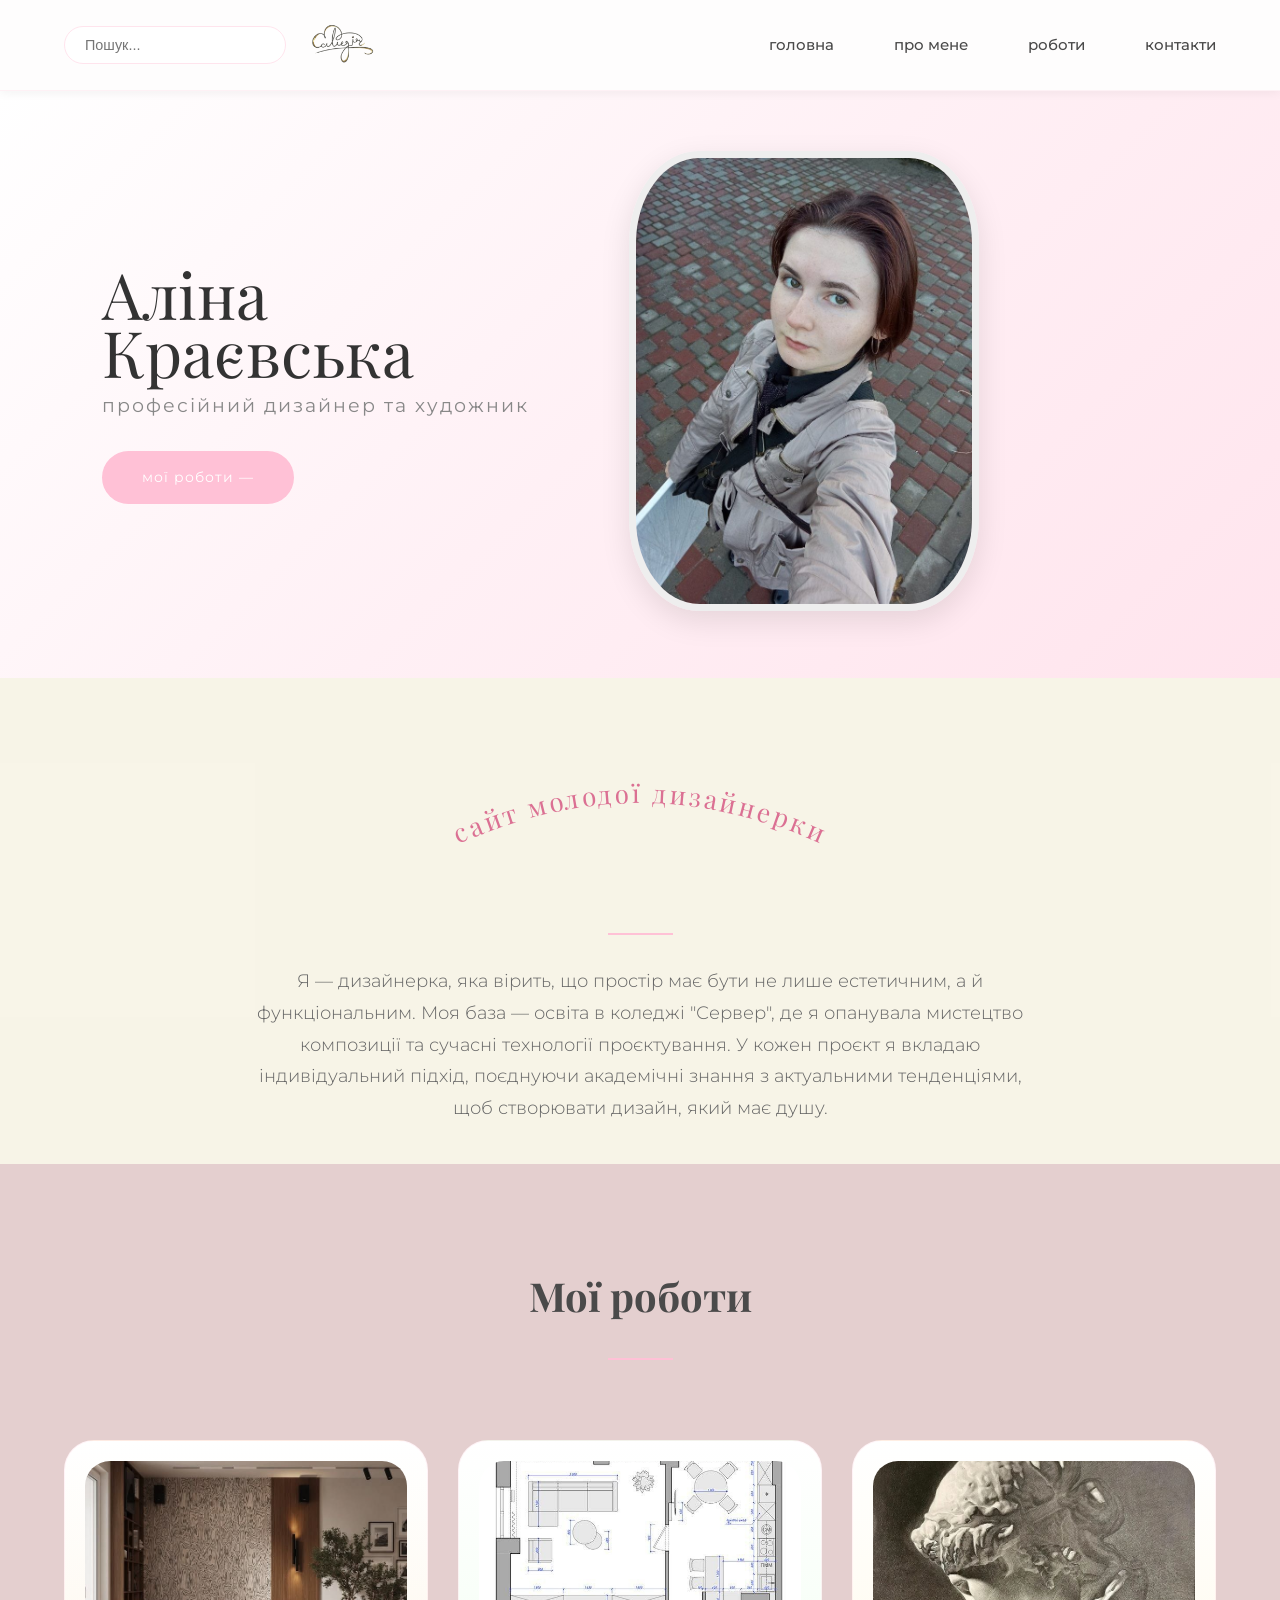
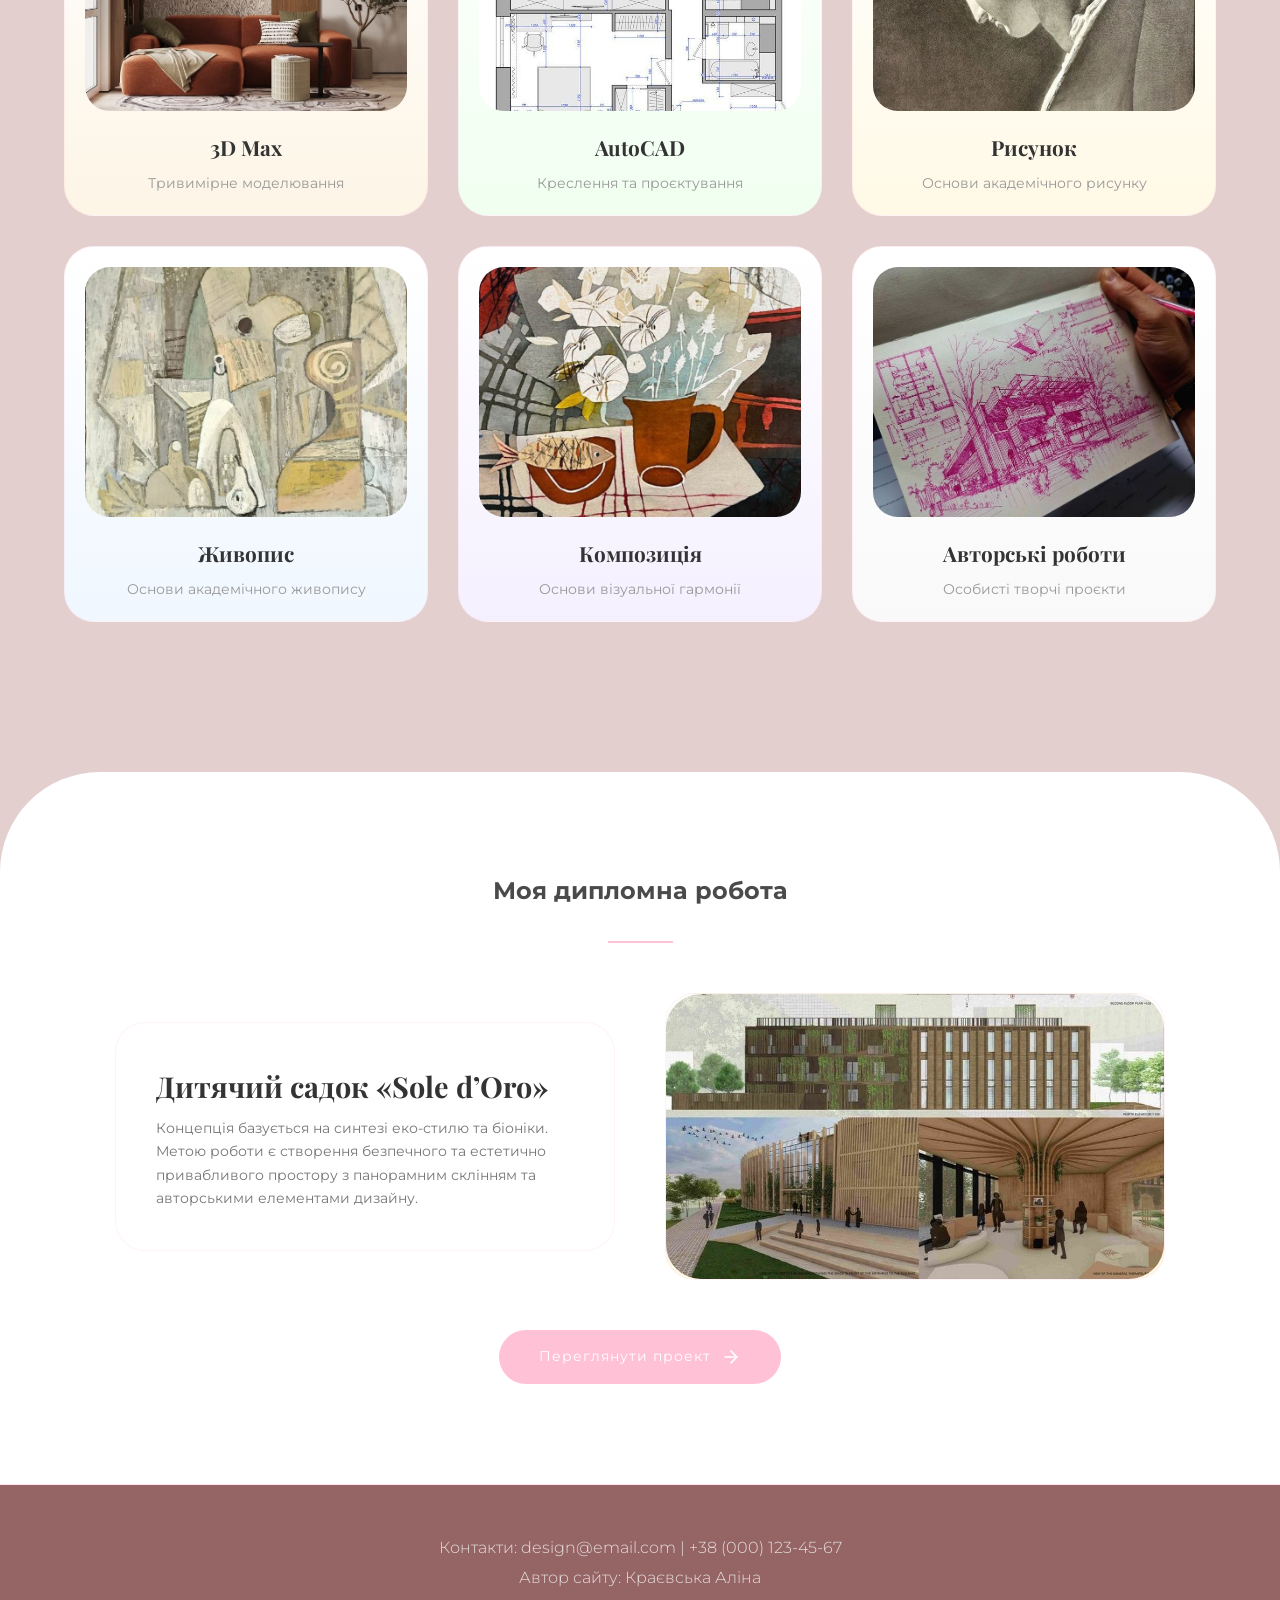
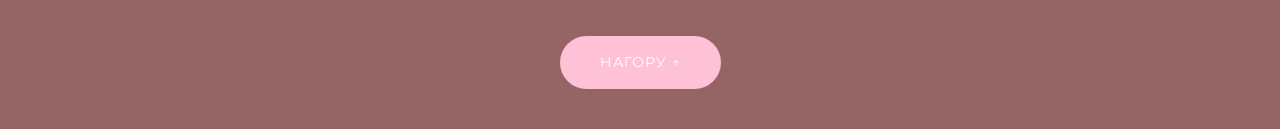
<file: index.html>
<!DOCTYPE html>
<html lang="uk">
  <head>
    <meta charset="UTF-8" />
    <meta name="viewport" content="width=device-width, initial-scale=1.0" />
    <title>Аліна Краєвська — Портфоліо дизайнера</title>
    <link
      href="https://fonts.googleapis.com/css2?family=Playfair+Display:ital@0;1&family=Montserrat:wght@300;400;500&display=swap"
      rel="stylesheet"
    />
    <link rel="stylesheet" href="style.css" />
  </head>
  <body>
    <nav class="navbar">
      <div class="nav-left">
        <input type="search" placeholder="Пошук..." />
        <a href="index.html" class="logo-link">
          <img src="logo_gold.png" alt="Логотип" class="logo-img" />
        </a>
      </div>

      <ul class="nav-menu">
        <li><a href="index.html">Головна</a></li>
        <li><a href="#about">Про мене</a></li>
        <li><a href="#works">Роботи</a></li>
        <li><a href="#contacts">Контакти</a></li>
      </ul>
    </nav>

    <header class="header">
      <div class="header-text">
        <h1>
          Аліна <br />
          Краєвська
        </h1>
        <p class="slogan">професійний дизайнер та художник</p>
        <a href="#works" class="btn">мої роботи —</a>
      </div>
      <div class="header-img skills-hover-container">
        <img src="1myphoto.jpg" alt="Аліна Краєвська" />

        <div class="skills-tooltip">
          <h4>Базово володію:</h4>
          <ul>
            <li>3D Max</li>
            <li>AutoCAD</li>
            <li>Corel</li>
            <li>HTML</li>
            <li>CSS</li>
          </ul>
        </div>
      </div>
    </header>

    <section class="about" id="about">
      <div class="curved-text-container">
        <svg viewBox="0 0 500 200">
          <path id="curve" d="M50,150 Q250,50 450,150" fill="transparent" />
          <text>
            <textPath
              xlink:href="#curve"
              startOffset="50%"
              text-anchor="middle"
            >
              САЙТ МОЛОДОЇ ДИЗАЙНЕРКИ
            </textPath>
          </text>
        </svg>
      </div>

      <hr class="h" />

      <div class="about-content">
        <p>
          Я — дизайнерка, яка вірить, що простір має бути не лише естетичним, а
          й функціональним. Моя база — освіта в коледжі "Сервер", де я опанувала
          мистецтво композиції та сучасні технології проєктування. У кожен
          проєкт я вкладаю індивідуальний підхід, поєднуючи академічні знання з
          актуальними тенденціями, щоб створювати дизайн, який має душу.
        </p>
      </div>
    </section>

    <section class="works" id="works">
      <h2 class="main-title">Мої роботи</h2>
      <hr class="h" />

      <div class="cards">
        <a href="3dmax.html" class="card c2">
          <img src="oblojka/3dMax.jpg" alt="3D Max моделювання" />
          <div class="card-text">
            <h3>3D Max</h3>
            <p>Тривимірне моделювання</p>
          </div>
        </a>

        <a href="autocad.html" class="card c3">
          <img src="oblojka/autoCAD.jpg" alt="Креслення AutoCAD" />
          <div class="card-text">
            <h3>AutoCAD</h3>
            <p>Креслення та проєктування</p>
          </div>
        </a>

        <a href="art.html" class="card c4">
          <img src="oblojka/art.jpg" alt="Рисунок" />
          <div class="card-text">
            <h3>Рисунок</h3>
            <p>Основи академічного рисунку</p>
          </div>
        </a>

        <a href="drawing.html" class="card c5">
          <img src="oblojka/drawing.jpg" alt="Художня робота" />
          <div class="card-text">
            <h3>Живопис</h3>
            <p>Основи академічного живопису</p>
          </div>
        </a>

        <a href="composition.html" class="card c6">
          <img src="oblojka/composition.jpg" alt="Композиція" />
          <div class="card-text">
            <h3>Композиція</h3>
            <p>Основи візуальної гармонії</p>
          </div>
        </a>

        <a href="layoyt.html" class="card c8">
          <img src="oblojka/mywork.jpg" alt="Авторські роботи" />
          <div class="card-text">
            <h3>Авторські роботи</h3>
            <p>Особисті творчі проєкти</p>
          </div>
        </a>
      </div>
    </section>

    <section class="projects">
      <h2>Моя дипломна робота</h2>
      <hr class="h" />

      <div class="cards diplom-section">
        <div class="card diplom-text-card">
          <h3>Дитячий садок «Sole d’Oro»</h3>
          <p>
            Концепція базується на синтезі еко-стилю та біоніки. Метою роботи є
            створення безпечного та естетично привабливого простору з панорамним
            склінням та авторськими елементами дизайну.
          </p>
        </div>
        <div class="card c4 diplom-img-card">
          <img src="diplom.jpg" alt="Фасад дипломна" />
        </div>
      </div>

      <div class="container" style="text-align: center; margin-top: 40px">
        <a href="diplom_detail.html" class="btn2">
          <span>Переглянути проект</span>
          <svg
            width="20"
            height="20"
            viewBox="0 0 24 24"
            fill="none"
            stroke="currentColor"
            stroke-width="2"
            stroke-linecap="round"
            stroke-linejoin="round"
          >
            <line x1="5" y1="12" x2="19" y2="12"></line>
            <polyline points="12 5 19 12 12 19"></polyline>
          </svg>
        </a>
      </div>
    </section>

    <footer class="footer" id="contacts">
      <p>Контакти: design@email.com | +38 (000) 123-45-67</p>
      <p>Автор сайту: Краєвська Аліна</p>
      <br />
      <a href="index.html" class="btn-back">нагору ↑</a>
    </footer>
  </body>
</html>
</file>
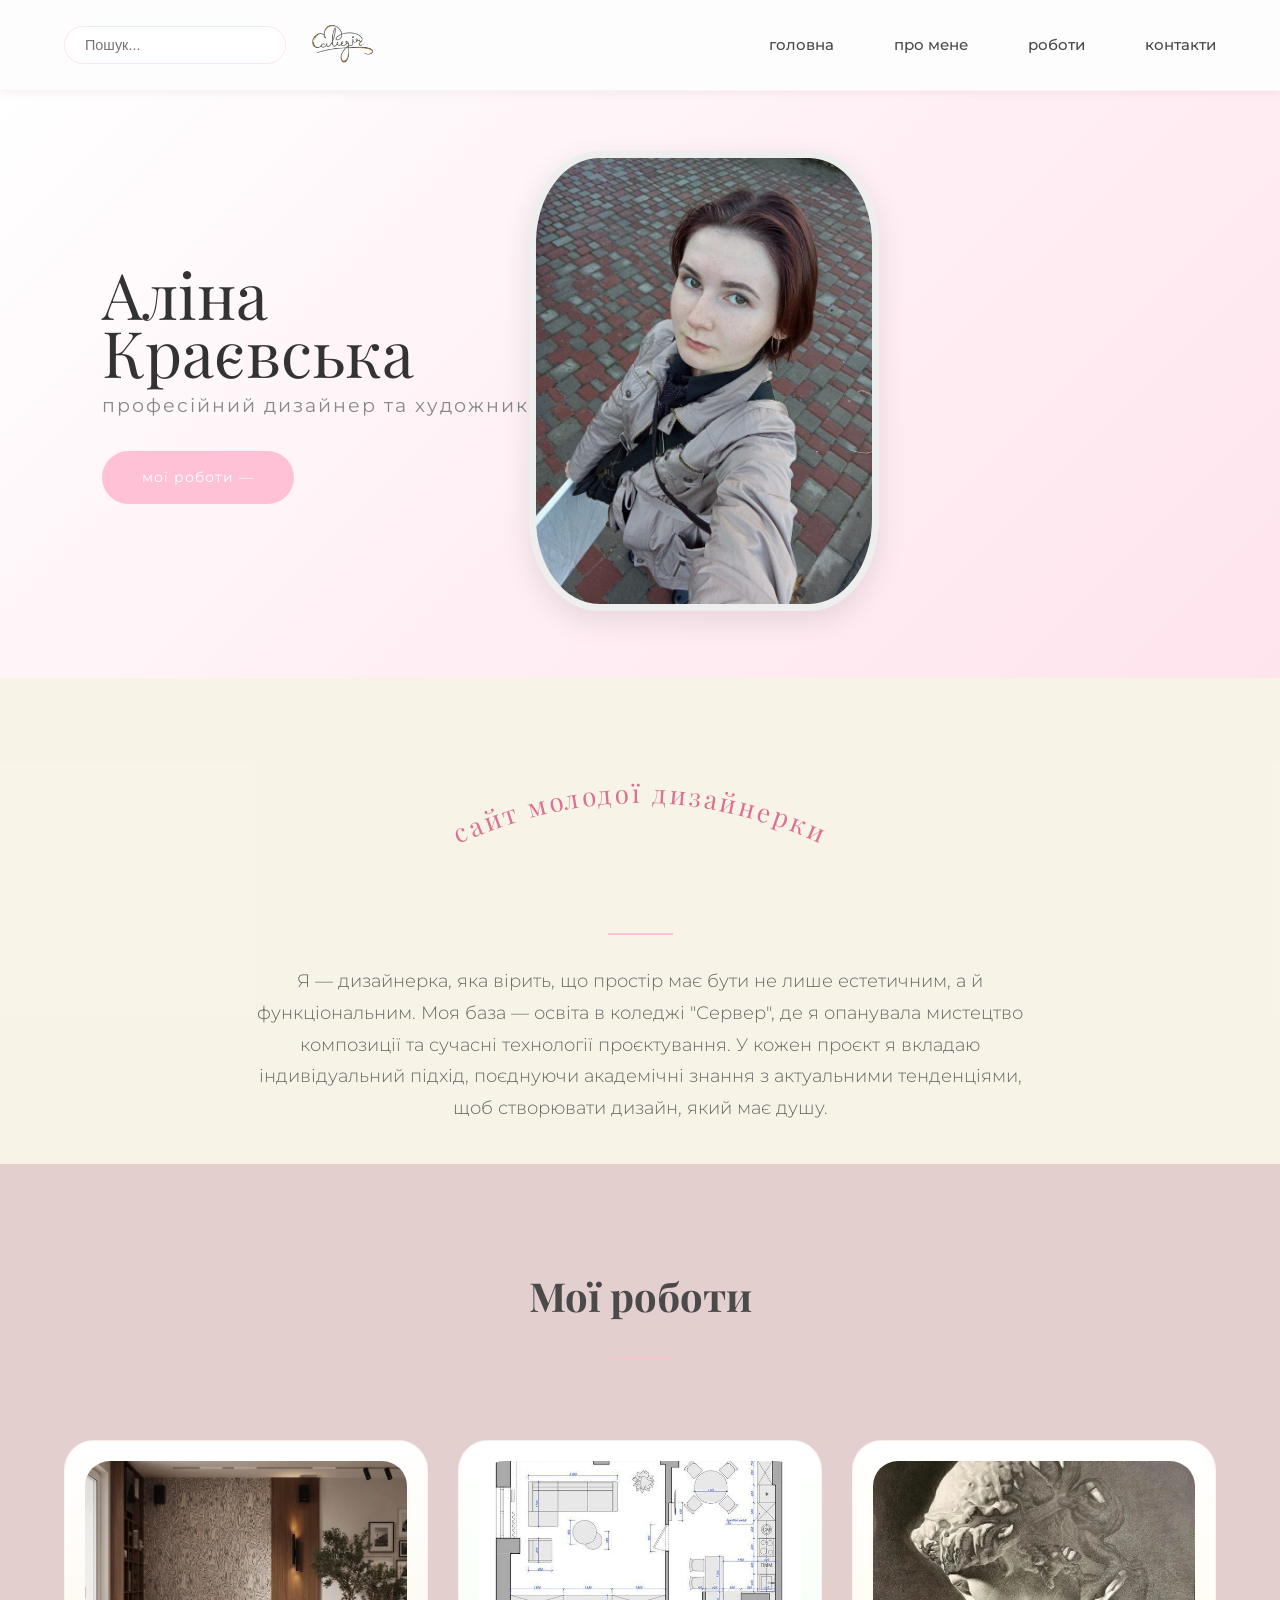
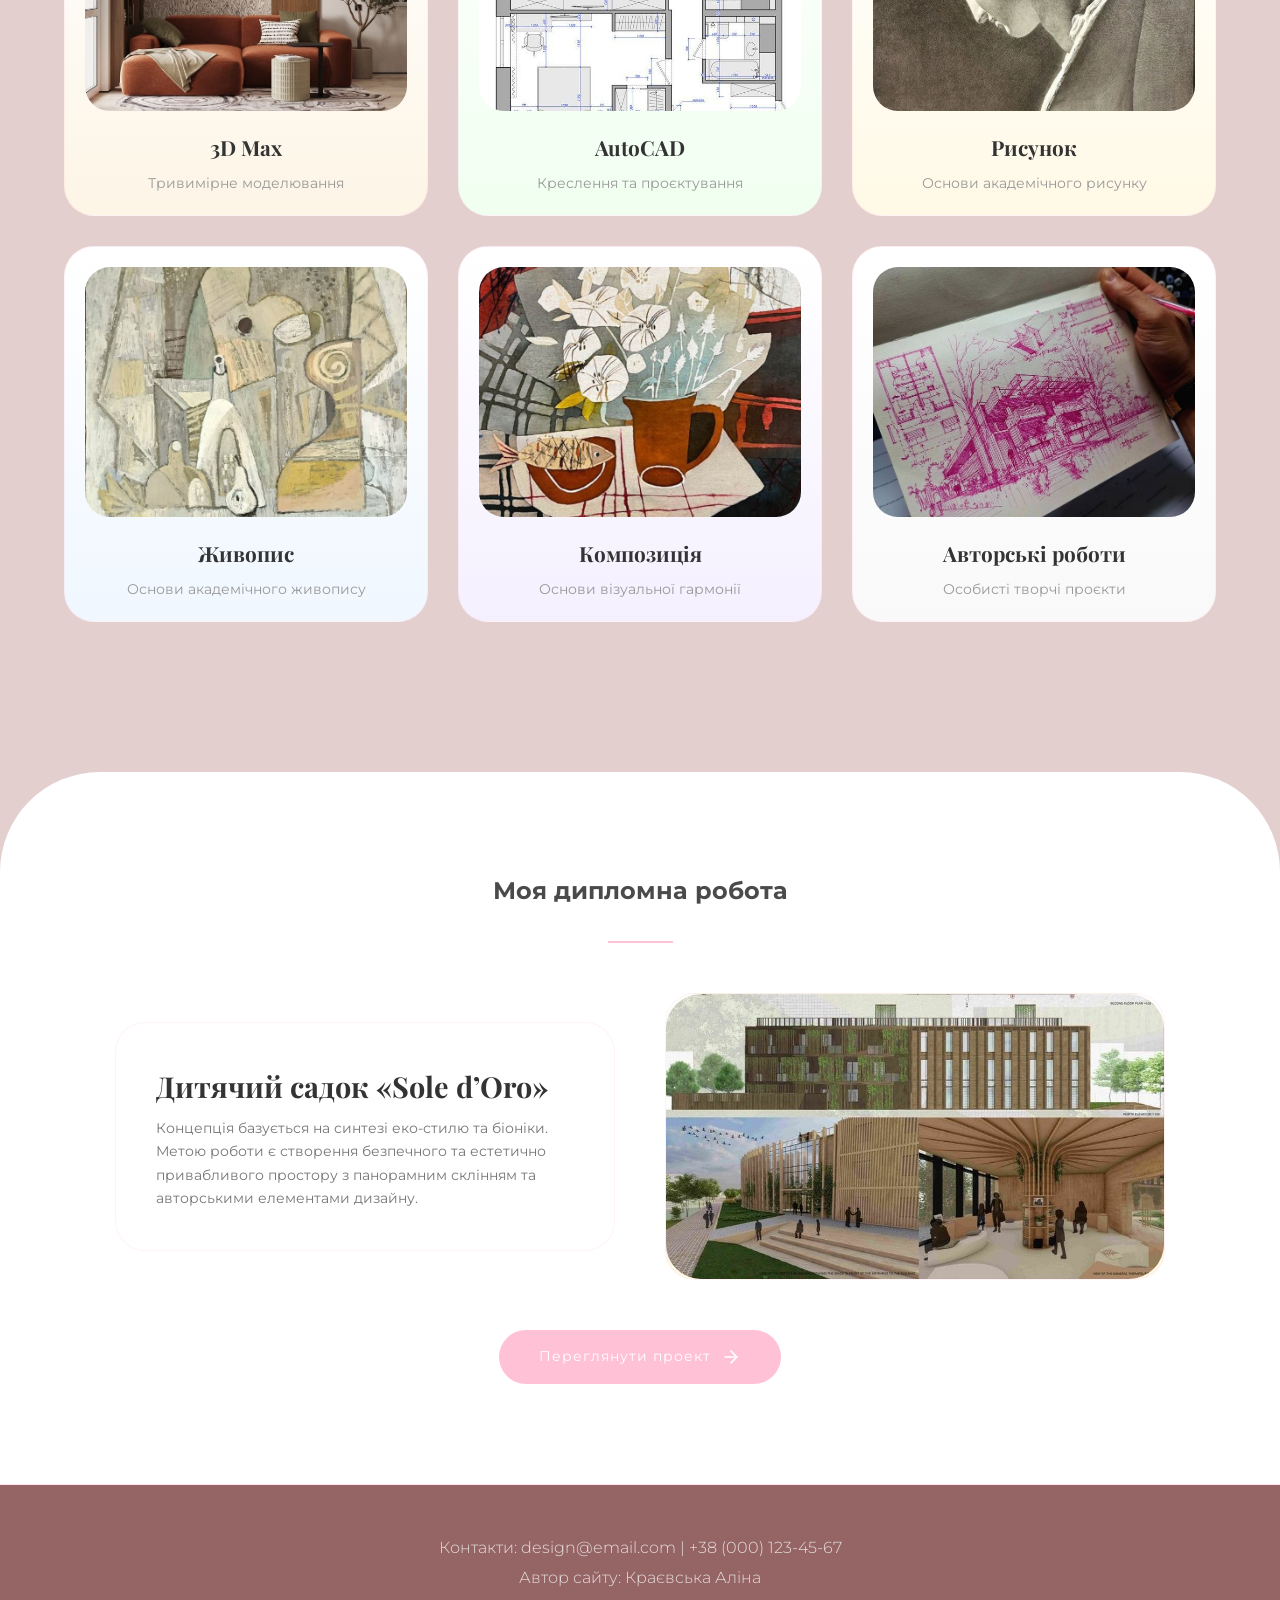
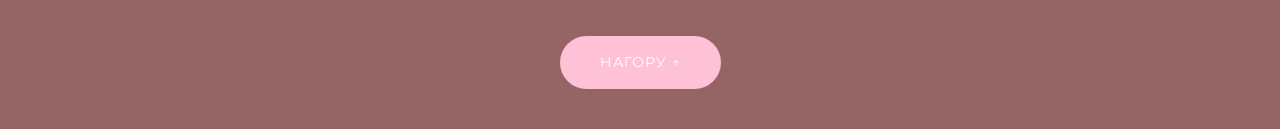
<file: index.HTML>
<!DOCTYPE html>
<html lang="uk">
  <head>
    <meta charset="UTF-8" />
    <meta name="viewport" content="width=device-width, initial-scale=1.0" />
    <title>Аліна Краєвська — Портфоліо дизайнера</title>
    <link
      href="https://fonts.googleapis.com/css2?family=Playfair+Display:ital@0;1&family=Montserrat:wght@300;400;500&display=swap"
      rel="stylesheet"
    />
    <link rel="stylesheet" href="style1.CSS" />
  </head>
  <body>
    <nav class="navbar">
      <div class="nav-left">
        <input type="search" placeholder="Пошук..." />
        <a href="index.html" class="logo-link">
          <img src="logo_gold.png" alt="Логотип" class="logo-img" />
        </a>
      </div>

      <ul class="nav-menu">
        <li><a href="index.html">Головна</a></li>
        <li><a href="#about">Про мене</a></li>
        <li><a href="#works">Роботи</a></li>
        <li><a href="#contacts">Контакти</a></li>
      </ul>
    </nav>

    <header class="header">
      <div class="header-text">
        <h1>
          Аліна <br />
          Краєвська
        </h1>
        <p class="slogan">професійний дизайнер та художник</p>
        <a href="#works" class="btn">мої роботи —</a>
      </div>
      <div class="header-img skills-hover-container">
        <img src="1myphoto.jpg" alt="Аліна Краєвська" />

        <div class="skills-tooltip">
          <h4>Базово володію:</h4>
          <ul>
            <li>3D Max</li>
            <li>AutoCAD</li>
            <li>Corel</li>
            <li>HTML</li>
            <li>CSS</li>
          </ul>
        </div>
      </div>
    </header>

    <section class="about" id="about">
      <div class="curved-text-container">
        <svg viewBox="0 0 500 200">
          <path id="curve" d="M50,150 Q250,50 450,150" fill="transparent" />
          <text>
            <textPath
              xlink:href="#curve"
              startOffset="50%"
              text-anchor="middle"
            >
              САЙТ МОЛОДОЇ ДИЗАЙНЕРКИ
            </textPath>
          </text>
        </svg>
      </div>

      <hr class="h" />

      <div class="about-content">
        <p>
          Я — дизайнерка, яка вірить, що простір має бути не лише естетичним, а
          й функціональним. Моя база — освіта в коледжі "Сервер", де я опанувала
          мистецтво композиції та сучасні технології проєктування. У кожен
          проєкт я вкладаю індивідуальний підхід, поєднуючи академічні знання з
          актуальними тенденціями, щоб створювати дизайн, який має душу.
        </p>
      </div>
    </section>

    <section class="works" id="works">
      <h2 class="main-title">Мої роботи</h2>
      <hr class="h" />

      <div class="cards">
        <a href="3DMAX.html" class="card c2">
          <img src="oblojka/3dMax.jpg" alt="3D Max моделювання" />
          <div class="card-text">
            <h3>3D Max</h3>
            <p>Тривимірне моделювання</p>
          </div>
        </a>

        <a href="AUTOCad.html" class="card c3">
          <img src="oblojka/autoCAD.jpg" alt="Креслення AutoCAD" />
          <div class="card-text">
            <h3>AutoCAD</h3>
            <p>Креслення та проєктування</p>
          </div>
        </a>

        <a href="art.html" class="card c4">
          <img src="oblojka/art.jpg" alt="Рисунок" />
          <div class="card-text">
            <h3>Рисунок</h3>
            <p>Основи академічного рисунку</p>
          </div>
        </a>

        <a href="drawing.html" class="card c5">
          <img src="oblojka/drawing.jpg" alt="Художня робота" />
          <div class="card-text">
            <h3>Живопис</h3>
            <p>Основи академічного живопису</p>
          </div>
        </a>

        <a href="composition.html" class="card c6">
          <img src="oblojka/composition.jpg" alt="Композиція" />
          <div class="card-text">
            <h3>Композиція</h3>
            <p>Основи візуальної гармонії</p>
          </div>
        </a>

        <a href="layoyt.html" class="card c8">
          <img src="oblojka/mywork.jpg" alt="Авторські роботи" />
          <div class="card-text">
            <h3>Авторські роботи</h3>
            <p>Особисті творчі проєкти</p>
          </div>
        </a>
      </div>
    </section>

    <section class="projects">
      <h2>Моя дипломна робота</h2>
      <hr class="h" />

      <div class="cards diplom-section">
        <div class="card diplom-text-card">
          <h3>Дитячий садок «Sole d’Oro»</h3>
          <p>
            Концепція базується на синтезі еко-стилю та біоніки. Метою роботи є
            створення безпечного та естетично привабливого простору з панорамним
            склінням та авторськими елементами дизайну.
          </p>
        </div>
        <div class="card c4 diplom-img-card">
          <img src="diplom.jpg" alt="Фасад дипломна" />
        </div>
      </div>

      <div class="container" style="text-align: center; margin-top: 40px">
        <a href="diplom_detail.html" class="btn2">
          <span>Переглянути проект</span>
          <svg
            width="20"
            height="20"
            viewBox="0 0 24 24"
            fill="none"
            stroke="currentColor"
            stroke-width="2"
            stroke-linecap="round"
            stroke-linejoin="round"
          >
            <line x1="5" y1="12" x2="19" y2="12"></line>
            <polyline points="12 5 19 12 12 19"></polyline>
          </svg>
        </a>
      </div>
    </section>

    <footer class="footer" id="contacts">
      <p>Контакти: design@email.com | +38 (000) 123-45-67</p>
      <p>Автор сайту: Краєвська Аліна</p>
      <br />
      <a href="index.html" class="btn-back">нагору ↑</a>
    </footer>
  </body>
</html>
</file>
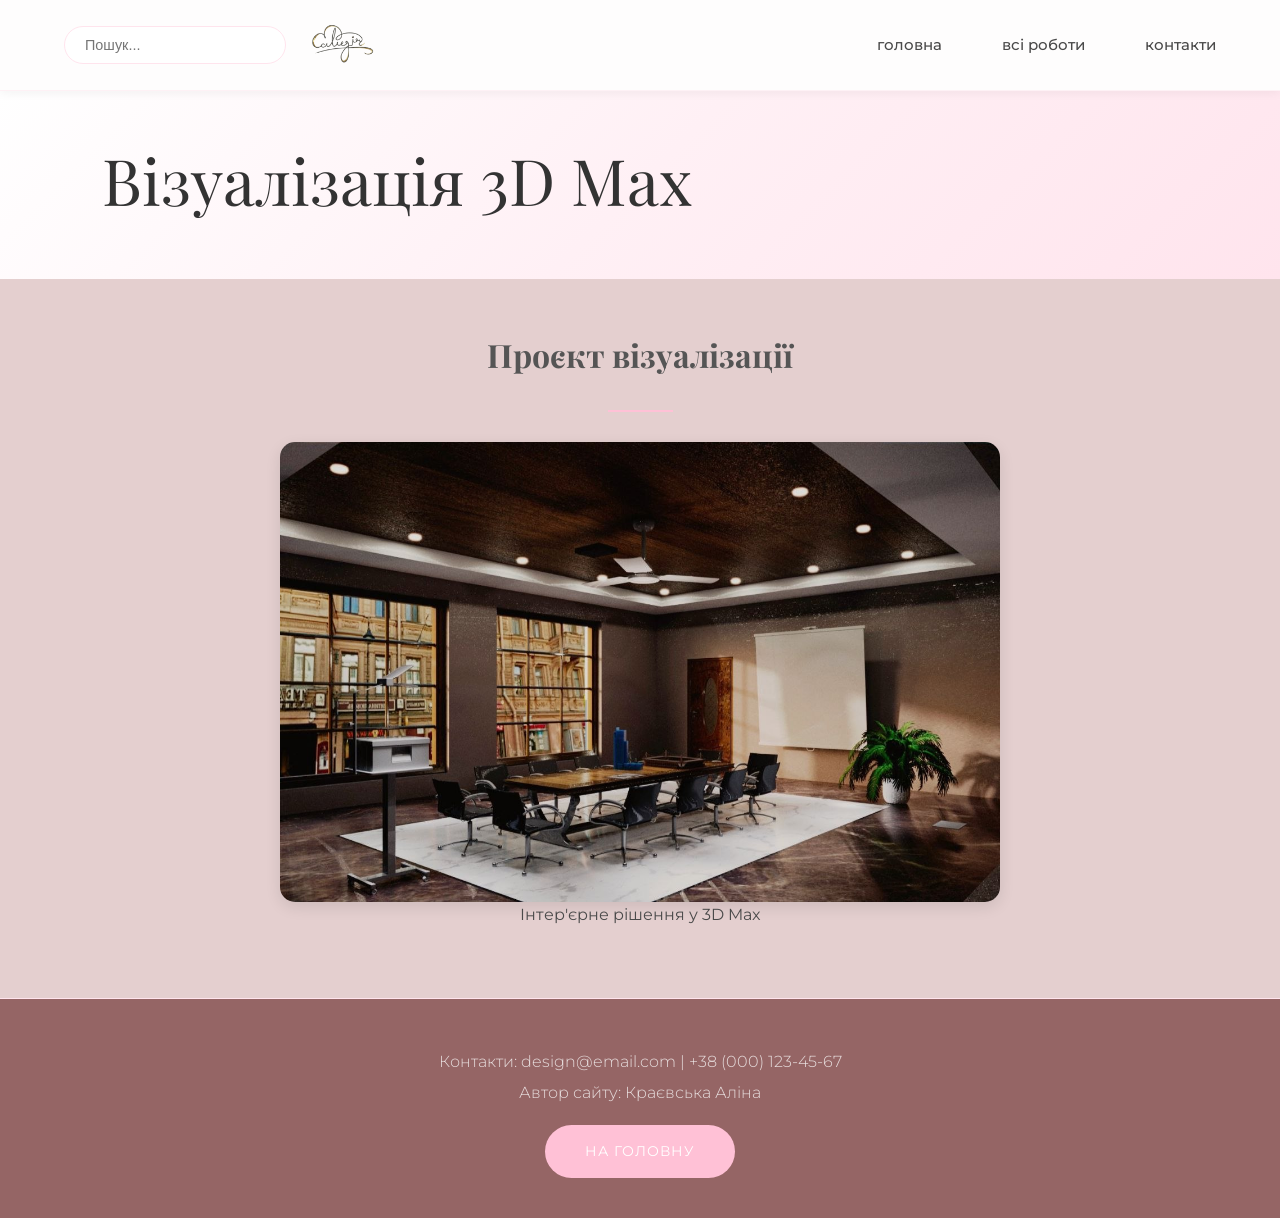
<file: 3dMAX.html>
<!doctype html>
<html lang="uk">
  <head>
    <meta charset="UTF-8" />
    <meta name="viewport" content="width=device-width, initial-scale=1.0" />
    <title>3D Max — Портфоліо Аліни Краєвської</title>
    <link rel="stylesheet" href="style.css" />
    <link
      href="https://fonts.googleapis.com/css2?family=Playfair+Display:ital@0;1&family=Montserrat:wght@300;400;500&display=swap"
      rel="stylesheet"
    />
  </head>
  <body>
    <nav class="navbar">
      <div class="nav-left">
        <input type="search" placeholder="Пошук..." />
        <a href="index.html" class="logo-link">
          <img src="logo_gold.png" alt="Логотип" class="logo-img" />
        </a>
      </div>
      <ul class="nav-menu">
        <li><a href="index.html">головна</a></li>
        <li><a href="index.html#works">Всі роботи</a></li>
        <li><a href="#contacts">контакти</a></li>
      </ul>
    </nav>

    <header class="header">
      <div class="header-text">
        <h1>Візуалізація 3D Max</h1>
      </div>
    </header>

    <main class="gallery-container" style="padding-bottom: 120px">
      <h2 class="course-title">Проєкт візуалізації</h2>
      <hr class="h" />

      <div class="gallery-grid" style="display: flex; justify-content: center">
        <div class="art-item" style="max-width: 800px; width: 100%">
          <img
            src="3dMax.jpg"
            alt="Візуалізація в 3D Max"
            style="width: 90%; height: auto"
          />
          <p>Інтер'єрне рішення у 3D Max</p>
        </div>
      </div>
    </main>

    <footer class="footer" id="contacts">
      <p>Контакти: design@email.com | +38 (000) 123-45-67</p>
      <p>Автор сайту: Краєвська Аліна</p>
      <a href="index.html" class="btn-back">на головну</a>
    </footer>
  </body>
</html>
</file>
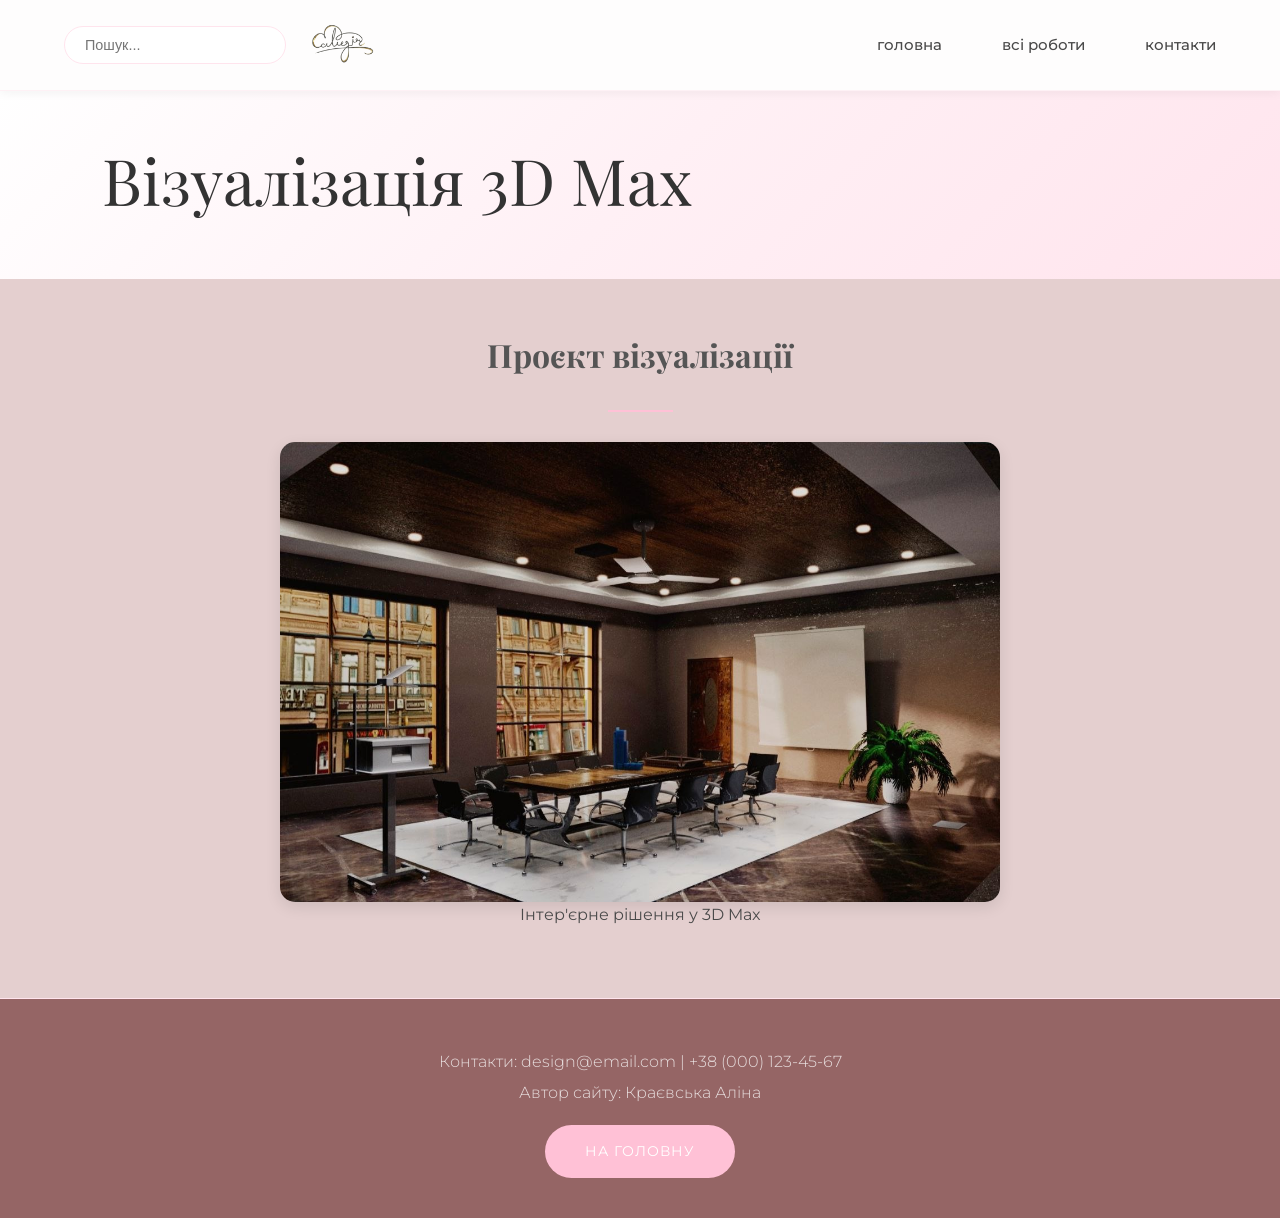
<file: 3dmax.html>
<!doctype html>
<html lang="uk">
  <head>
    <meta charset="UTF-8" />
    <meta name="viewport" content="width=device-width, initial-scale=1.0" />
    <title>3D Max — Портфоліо Аліни Краєвської</title>
    <link rel="stylesheet" href="style.css" />
    <link
      href="https://fonts.googleapis.com/css2?family=Playfair+Display:ital@0;1&family=Montserrat:wght@300;400;500&display=swap"
      rel="stylesheet"
    />
  </head>
  <body>
    <nav class="navbar">
      <div class="nav-left">
        <input type="search" placeholder="Пошук..." />
        <a href="index.html" class="logo-link">
          <img src="logo_gold.png" alt="Логотип" class="logo-img" />
        </a>
      </div>
      <ul class="nav-menu">
        <li><a href="index.html">головна</a></li>
        <li><a href="index.html#works">Всі роботи</a></li>
        <li><a href="#contacts">контакти</a></li>
      </ul>
    </nav>

    <header class="header">
      <div class="header-text">
        <h1>Візуалізація 3D Max</h1>
      </div>
    </header>

    <main class="gallery-container" style="padding-bottom: 120px">
      <h2 class="course-title">Проєкт візуалізації</h2>
      <hr class="h" />

      <div class="gallery-grid" style="display: flex; justify-content: center">
        <div class="art-item" style="max-width: 800px; width: 100%">
          <img
            src="3dmax.jpg"
            alt="Візуалізація в 3D Max"
            style="width: 90%; height: auto"
          />
          <p>Інтер'єрне рішення у 3D Max</p>
        </div>
      </div>
    </main>

    <footer class="footer" id="contacts">
      <p>Контакти: design@email.com | +38 (000) 123-45-67</p>
      <p>Автор сайту: Краєвська Аліна</p>
      <a href="index.html" class="btn-back">на головну</a>
    </footer>
  </body>
</html>
</file>
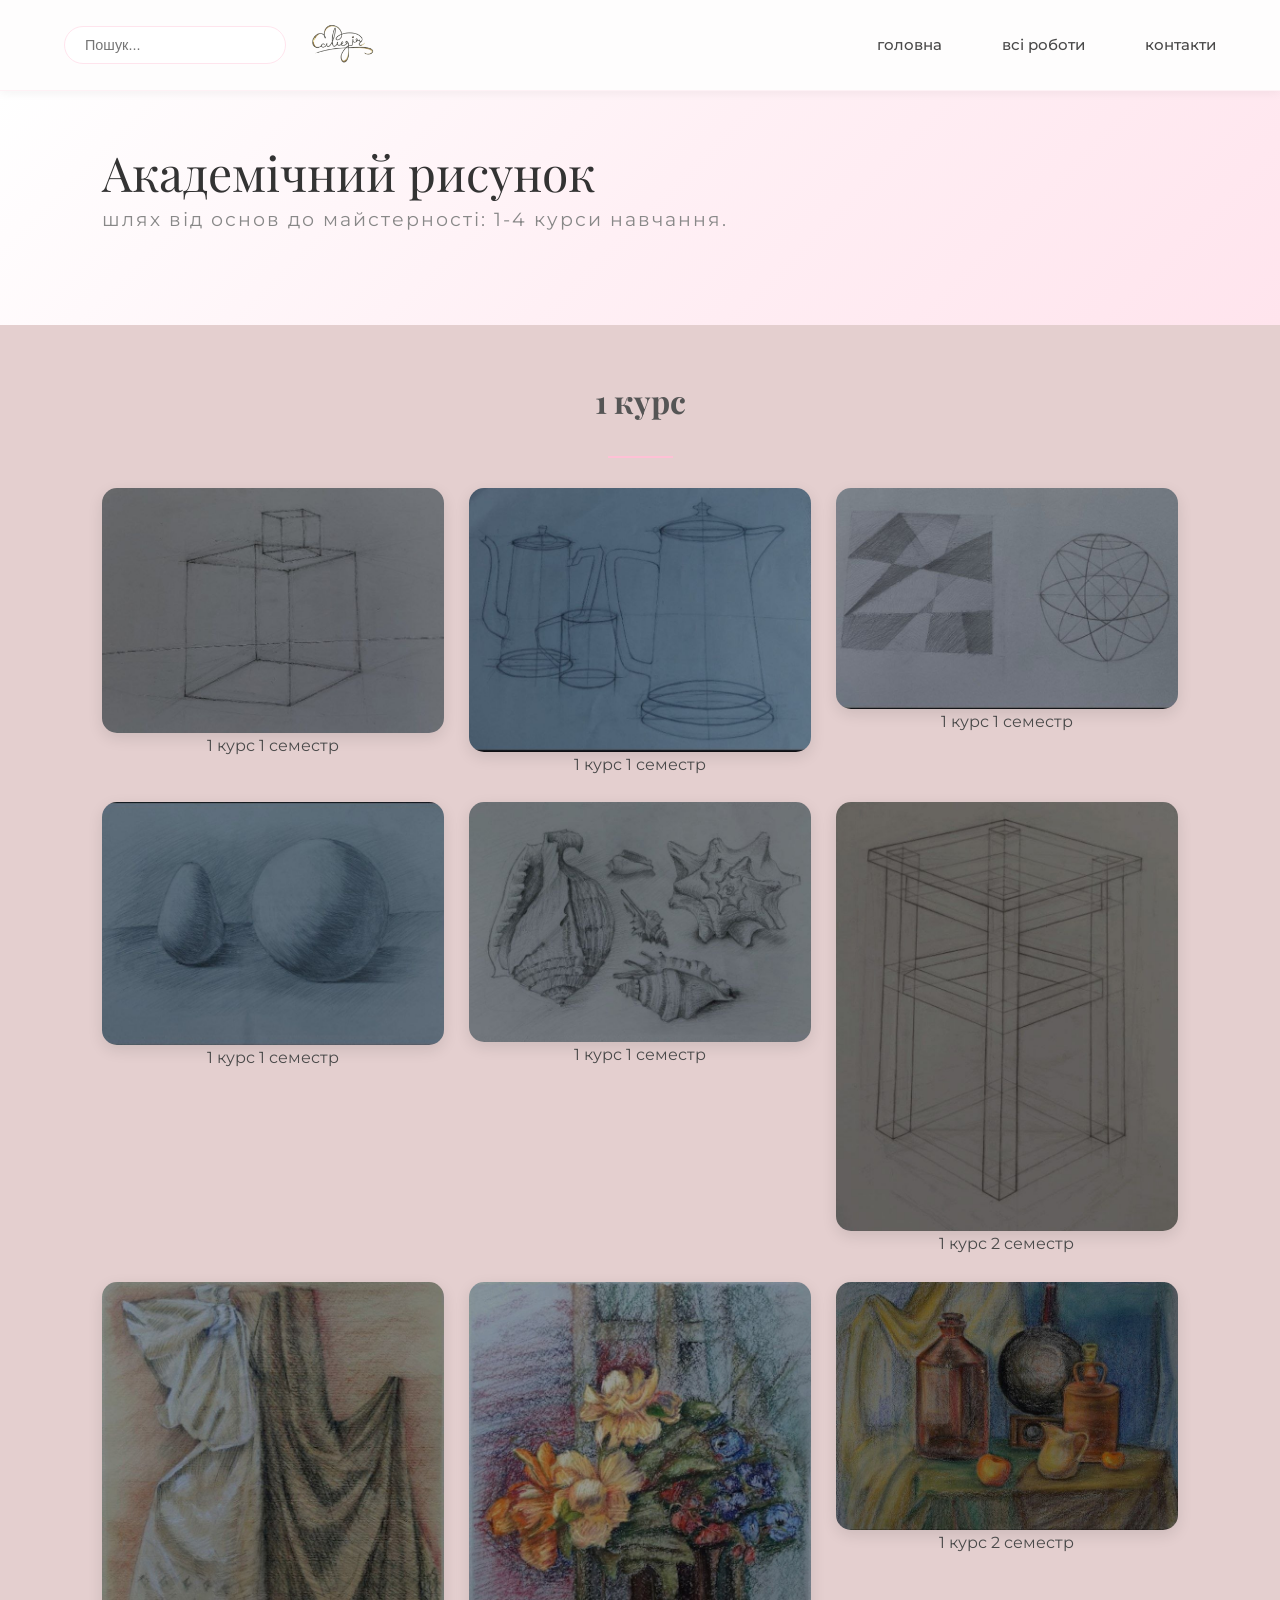
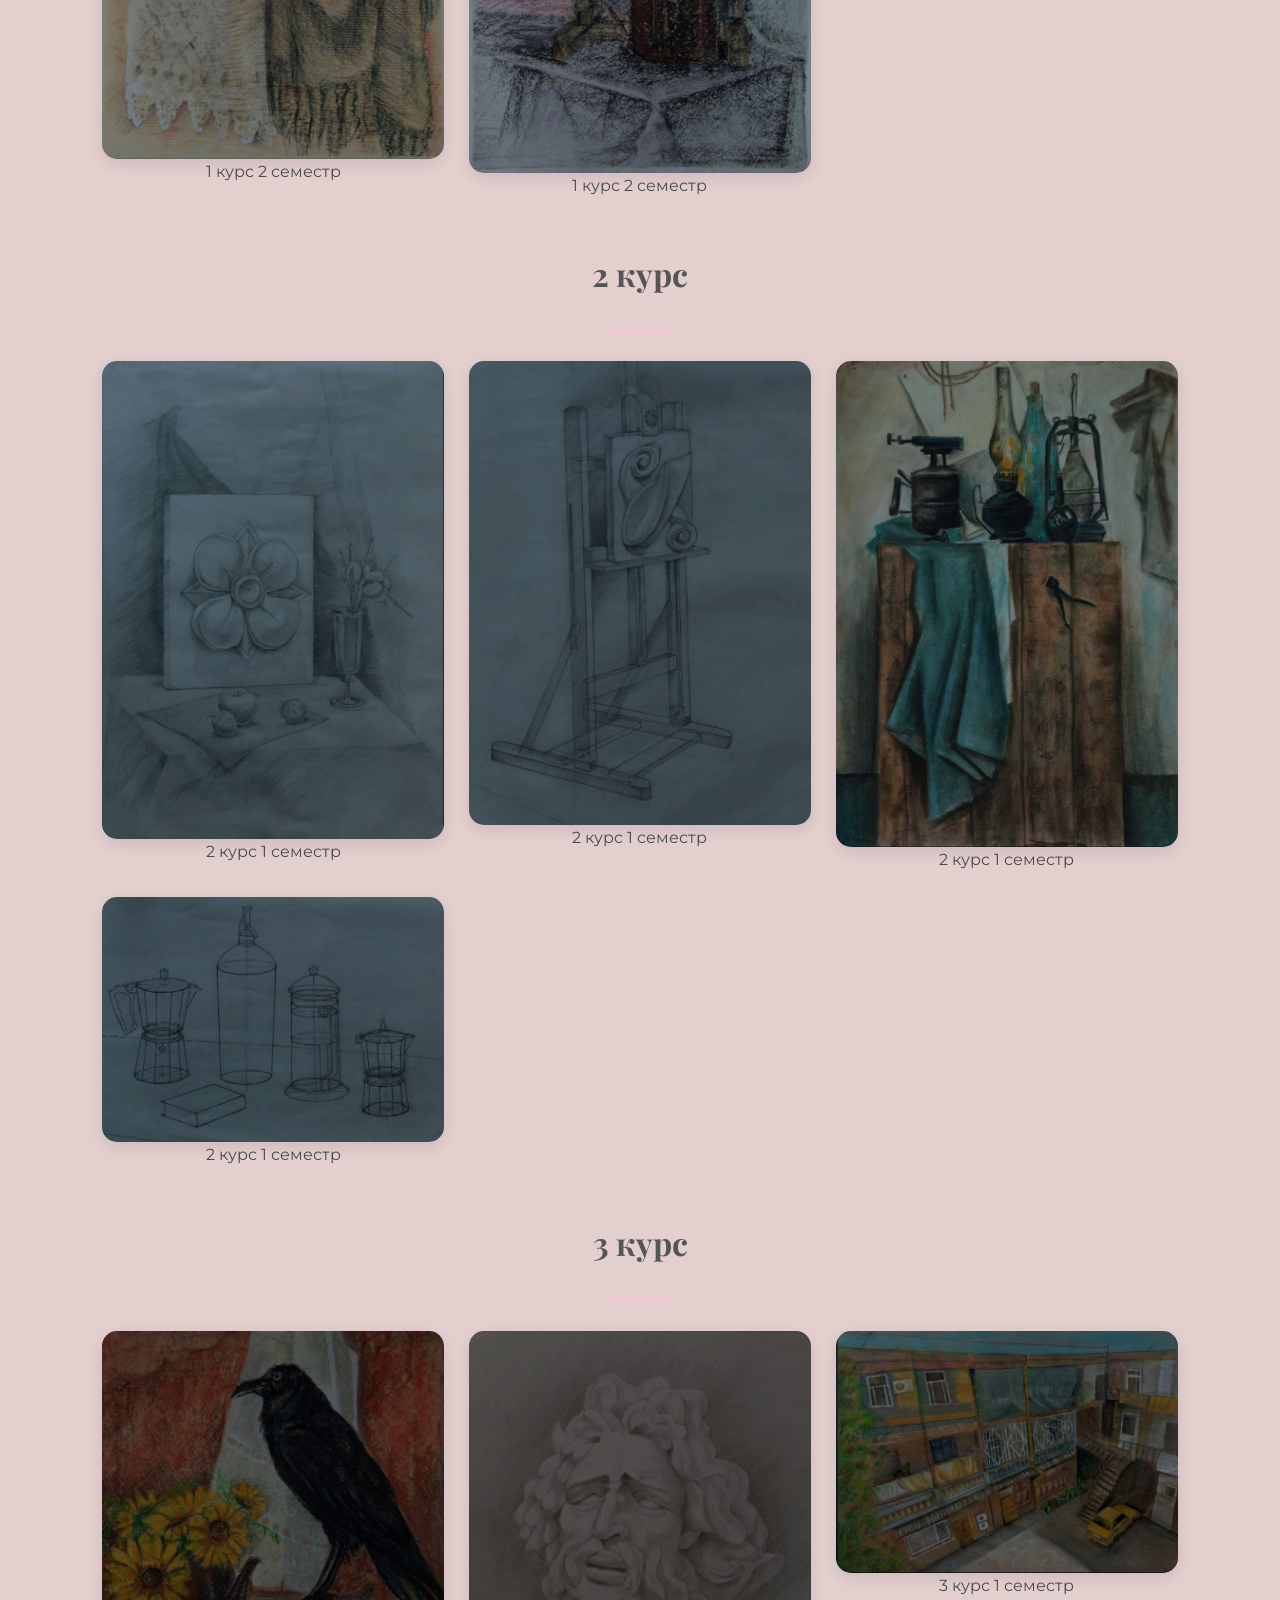
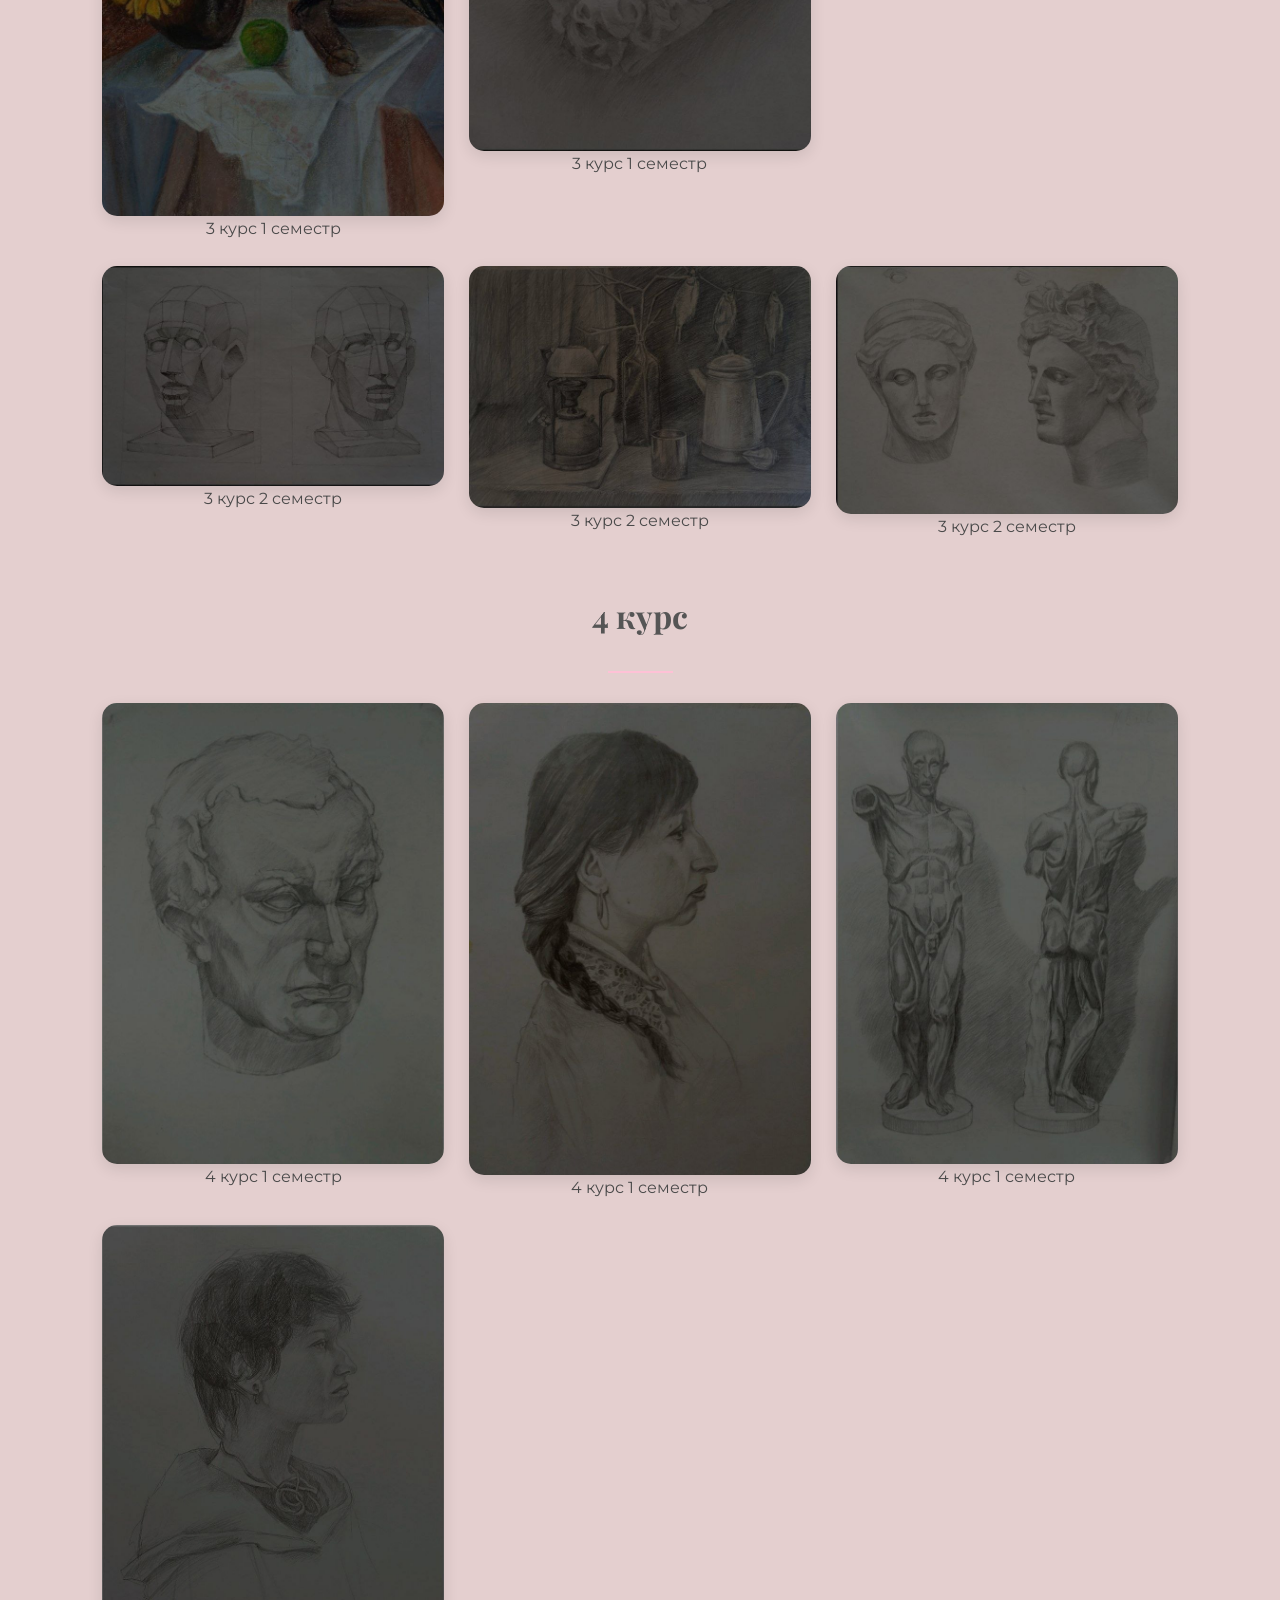
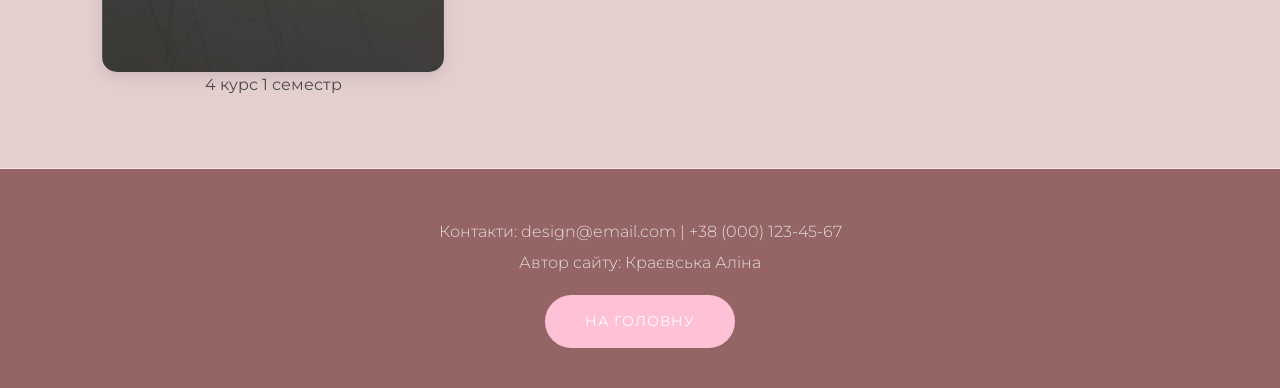
<file: art.html>
<!doctype html>
<html lang="uk">
  <head>
    <meta charset="UTF-8" />
    <meta name="viewport" content="width=device-width, initial-scale=1.0" />
    <title>Академічний рисунок — Портфоліо</title>
    <link rel="stylesheet" href="style.css" />
    <link
      href="https://fonts.googleapis.com/css2?family=Playfair+Display:ital@0;1&family=Montserrat:wght@300;400;500&display=swap"
      rel="stylesheet"
    />
  </head>
  <body>
    <nav class="navbar">
      <div class="nav-left">
        <input type="search" placeholder="Пошук..." />
        <a href="index.html" class="logo-link">
          <img src="logo_gold.png" alt="Логотип" class="logo-img" />
        </a>
      </div>
      <ul class="nav-menu">
        <li><a href="index.html">головна</a></li>
        <li><a href="index.html#works">Всі роботи</a></li>
        <li><a href="#contacts">контакти</a></li>
      </ul>
    </nav>

    <header
      class="header drawing-header"
      style="min-height: auto; padding: 60px 8%"
    >
      <div class="header-text">
        <h1 style="font-size: 3rem">Академічний рисунок</h1>
        <p class="slogan">
          Шлях від основ до майстерності: 1-4 курси навчання.
        </p>
      </div>
    </header>

    <main class="gallery-container" style="padding-bottom: 120px">
      <h2 class="course-title">1 курс</h2>
      <hr class="h" />
      <div class="gallery-grid">
        <div class="art-item">
          <img src="art/1kyrs1sem1.jpg" alt="Рисунок" />
          <p>1 курс 1 семестр</p>
        </div>
        <div class="art-item">
          <img src="art/1kyrs1sem2.jpg" alt="Рисунок" />
          <p>1 курс 1 семестр</p>
        </div>
        <div class="art-item">
          <img src="art/1kyrs1sem3.jpg" alt="Рисунок" />
          <p>1 курс 1 семестр</p>
        </div>
        <div class="art-item">
          <img src="art/1kyrs1sem4.jpg" alt="Рисунок" />
          <p>1 курс 1 семестр</p>
        </div>
        <div class="art-item">
          <img src="art/1kyrs1sem5.jpg" alt="Рисунок" />
          <p>1 курс 1 семестр</p>
        </div>
        <div class="art-item">
          <img src="art/1kyrs2sem1.jpg" alt="Рисунок" />
          <p>1 курс 2 семестр</p>
        </div>
        <div class="art-item">
          <img src="art/1kyrs2sem2.jpg" alt="Рисунок" />
          <p>1 курс 2 семестр</p>
        </div>
        <div class="art-item">
          <img src="art/1kyrs2sem3.jpg" alt="Рисунок" />
          <p>1 курс 2 семестр</p>
        </div>
        <div class="art-item">
          <img src="art/1kyrs2sem4.jpg" alt="Рисунок" />
          <p>1 курс 2 семестр</p>
        </div>
      </div>

      <h2 class="course-title">2 курс</h2>
      <hr class="h" />
      <div class="gallery-grid">
        <div class="art-item">
          <img src="art/2kyrs1sem4.jpg" alt="Рисунок" />
          <p>2 курс 1 семестр</p>
        </div>
        <div class="art-item">
          <img src="art/2kyrs1sem2.jpg" alt="Рисунок" />
          <p>2 курс 1 семестр</p>
        </div>
        <div class="art-item">
          <img src="art/2kyrs1sem3.jpg" alt="Рисунок" />
          <p>2 курс 1 семестр</p>
        </div>
        <div class="art-item">
          <img src="art/2kyrs1sem1.jpg" alt="Рисунок" />
          <p>2 курс 1 семестр</p>
        </div>
      </div>

      <h2 class="course-title">3 курс</h2>
      <hr class="h" />
      <div class="gallery-grid">
        <div class="art-item">
          <img src="art/3kyrs1sem1.jpg" alt="Рисунок" />
          <p>3 курс 1 семестр</p>
        </div>
        <div class="art-item">
          <img src="art/3kyrs2sem2.jpg" alt="Рисунок" />
          <p>3 курс 1 семестр</p>
        </div>
        <div class="art-item">
          <img src="art/3kyrs1sem3.jpg" alt="Рисунок" />
          <p>3 курс 1 семестр</p>
        </div>
        <div class="art-item">
          <img src="art/3kyrs2sem1.jpg" alt="Рисунок" />
          <p>3 курс 2 семестр</p>
        </div>
        <div class="art-item">
          <img src="art/3kyrs1sem2.jpg" alt="Рисунок" />
          <p>3 курс 2 семестр</p>
        </div>
        <div class="art-item">
          <img src="art/3kyrs2sem3.jpg" alt="Рисунок" />
          <p>3 курс 2 семестр</p>
        </div>
      </div>

      <h2 class="course-title">4 курс</h2>
      <hr class="h" />
      <div class="gallery-grid">
        <div class="art-item">
          <img src="art/4kyrs1sem1.jpg" alt="Рисунок" />
          <p>4 курс 1 семестр</p>
        </div>
        <div class="art-item">
          <img src="art/4kyrs1sem2.jpg" alt="Рисунок" />
          <p>4 курс 1 семестр</p>
        </div>
        <div class="art-item">
          <img src="art/4kyrs1sem3.jpg" alt="Рисунок" />
          <p>4 курс 1 семестр</p>
        </div>
        <div class="art-item">
          <img src="art/4kyrs1sem4.jpg" alt="Рисунок" />
          <p>4 курс 1 семестр</p>
        </div>
      </div>
    </main>

    <footer class="footer" id="contacts">
      <p>Контакти: design@email.com | +38 (000) 123-45-67</p>
      <p>Автор сайту: Краєвська Аліна</p>
      <a href="index.html" class="btn-back">на головну</a>
    </footer>
  </body>
</html>
</file>
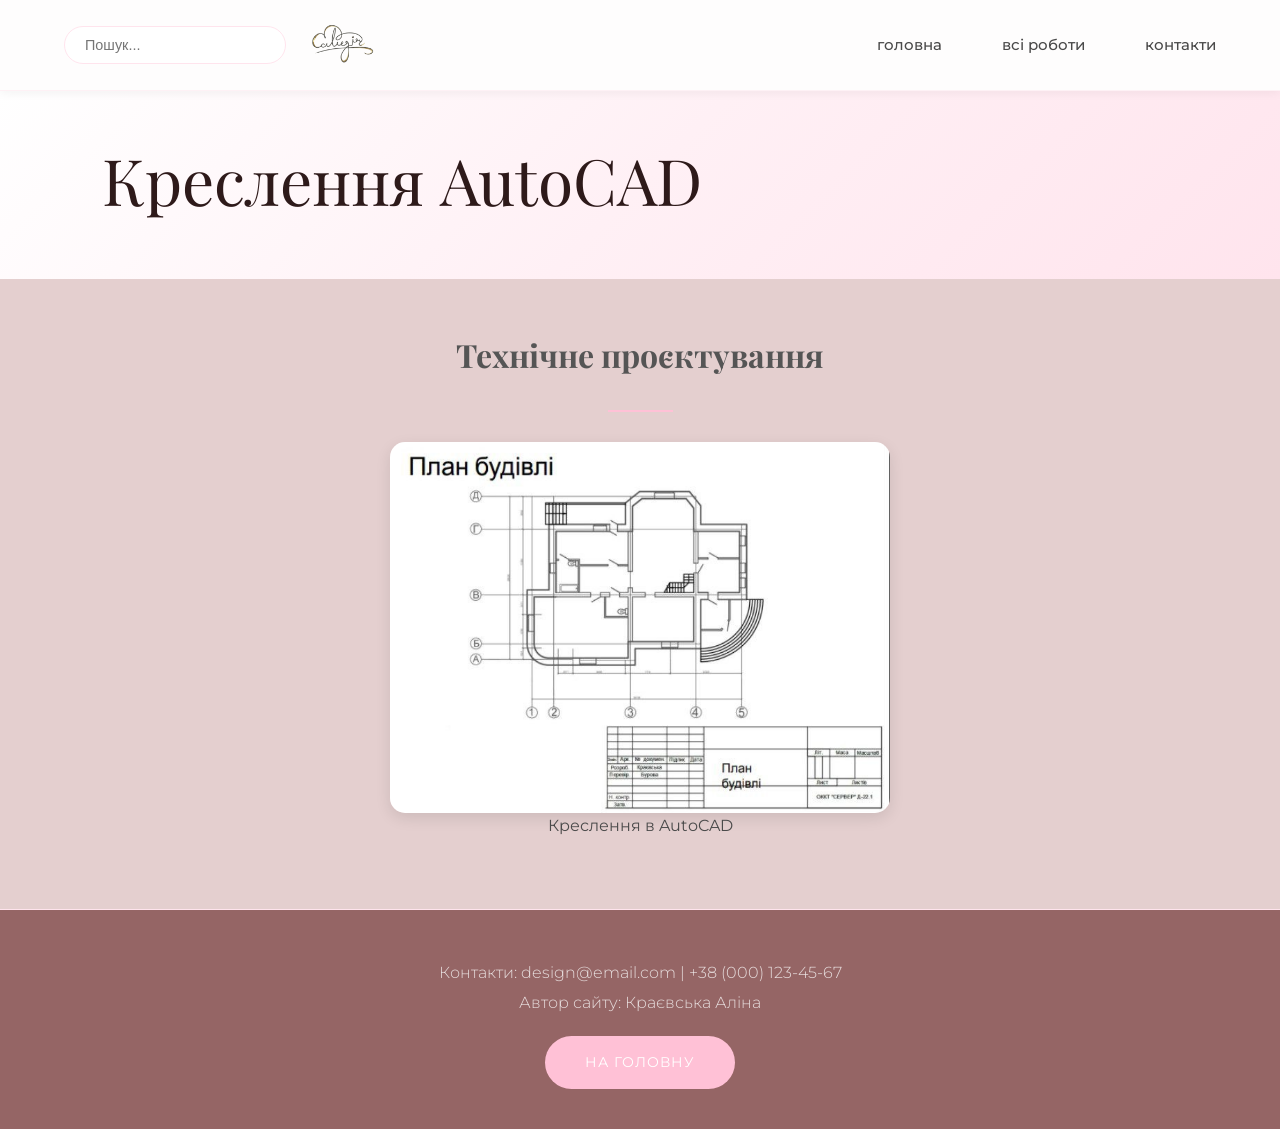
<file: AUTOcad.html>
<!doctype html>
<html lang="uk">
  <head>
    <meta charset="UTF-8" />
    <meta name="viewport" content="width=device-width, initial-scale=1.0" />
    <title>AutoCAD — Портфоліо Аліни Краєвської</title>
    <link rel="stylesheet" href="style.css" />
    <link
      href="https://fonts.googleapis.com/css2?family=Playfair+Display:ital@0;1&family=Montserrat:wght@300;400;500&display=swap"
      rel="stylesheet"
    />
  </head>
  <body>
    <nav class="navbar">
      <div class="nav-left">
        <input type="search" placeholder="Пошук..." />
        <a href="index.html" class="logo-link">
          <img src="logo_gold.png" alt="Логотип" class="logo-img" />
        </a>
      </div>
      <ul class="nav-menu">
        <li><a href="index.html">головна</a></li>
        <li><a href="index.html#works">Всі роботи</a></li>
        <li><a href="#contacts">контакти</a></li>
      </ul>
    </nav>

    <header class="header">
      <div class="header-text">
        <h1 style="color: rgb(46, 26, 26)">Креслення AutoCAD</h1>
      </div>
    </header>

    <main class="gallery-container" style="padding-bottom: 120px">
      <h2 class="course-title">Технічне проєктування</h2>
      <hr class="h" />

      <div class="gallery-grid" style="display: flex; justify-content: center">
        <div class="art-item" style="max-width: 500px; width: 100%">
          <img
            src="autocad.jpg"
            alt="Проєкт в AutoCAD"
            style="width: 100%; height: auto"
          />
          <p>Креслення в AutoCAD</p>
        </div>
      </div>
    </main>

    <footer class="footer" id="contacts">
      <p>Контакти: design@email.com | +38 (000) 123-45-67</p>
      <p>Автор сайту: Краєвська Аліна</p>
      <a href="index.html" class="btn-back">на головну</a>
    </footer>
  </body>
</html>
</file>
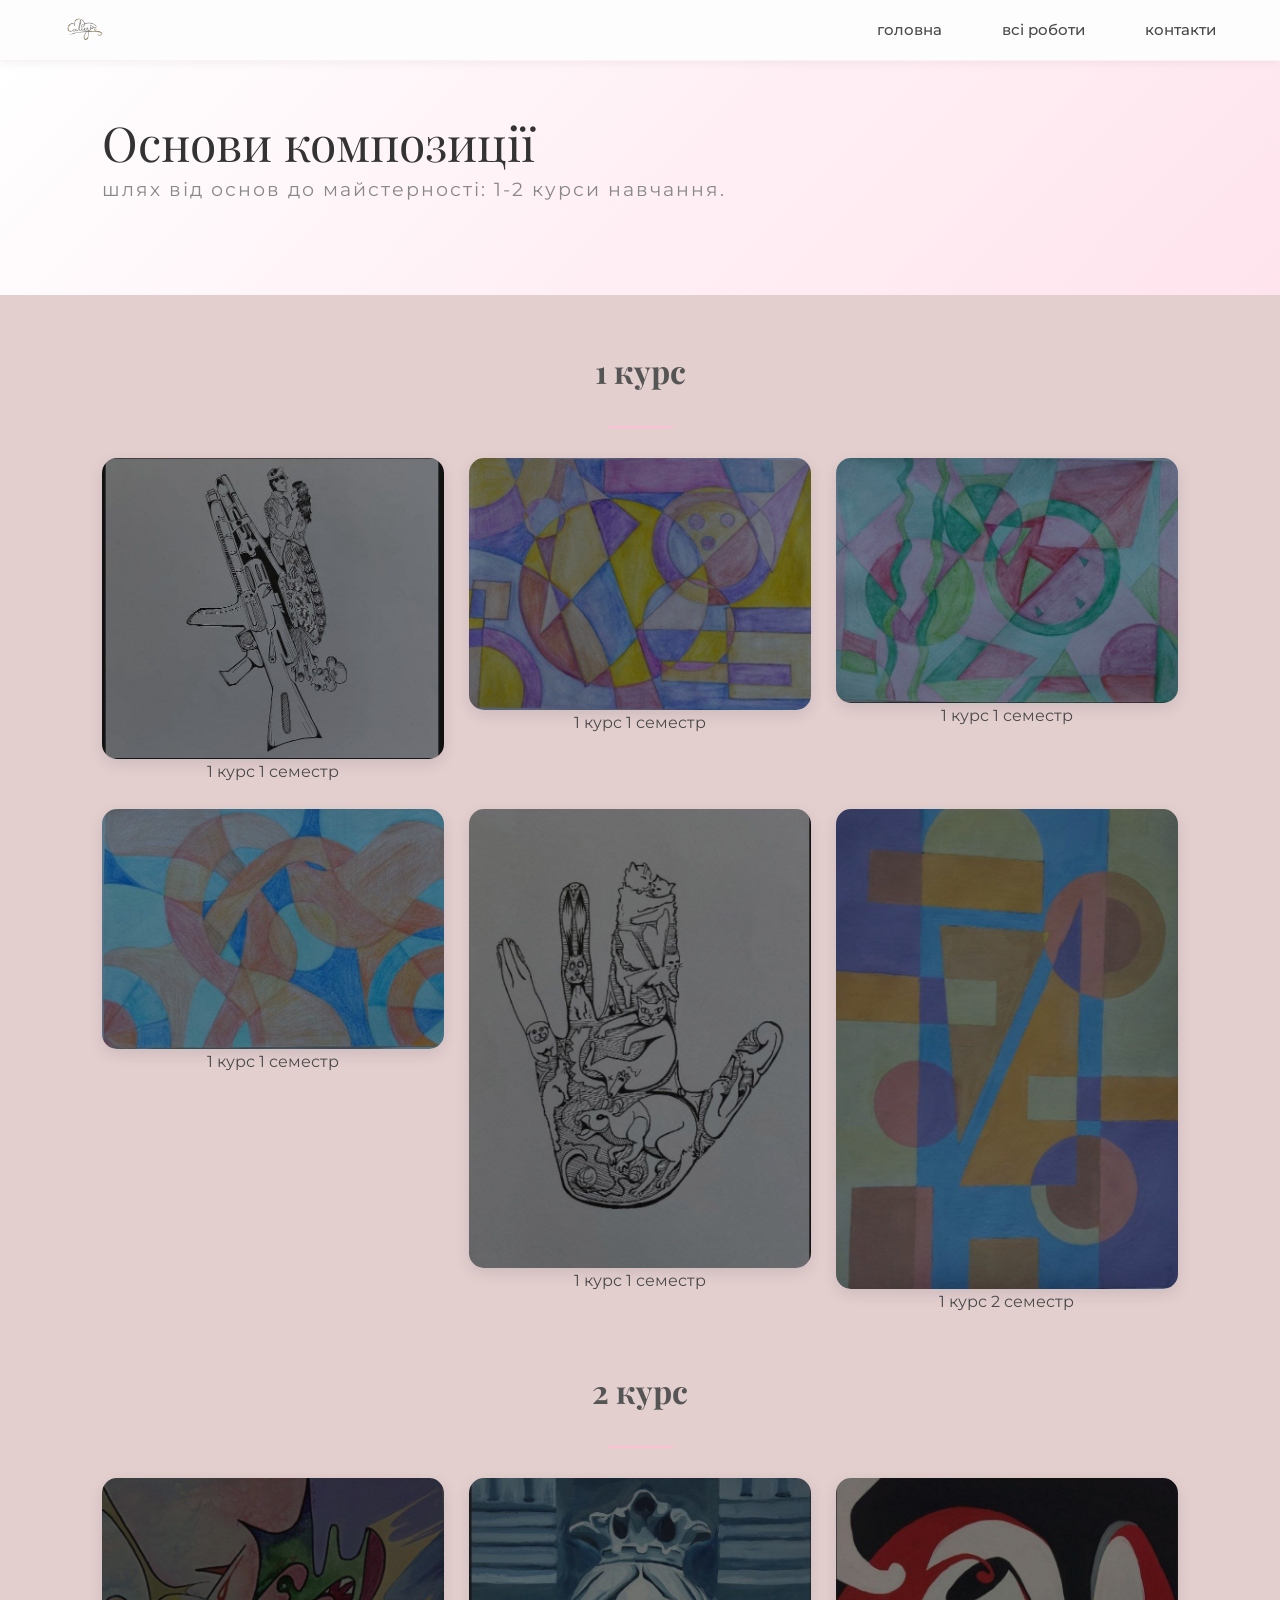
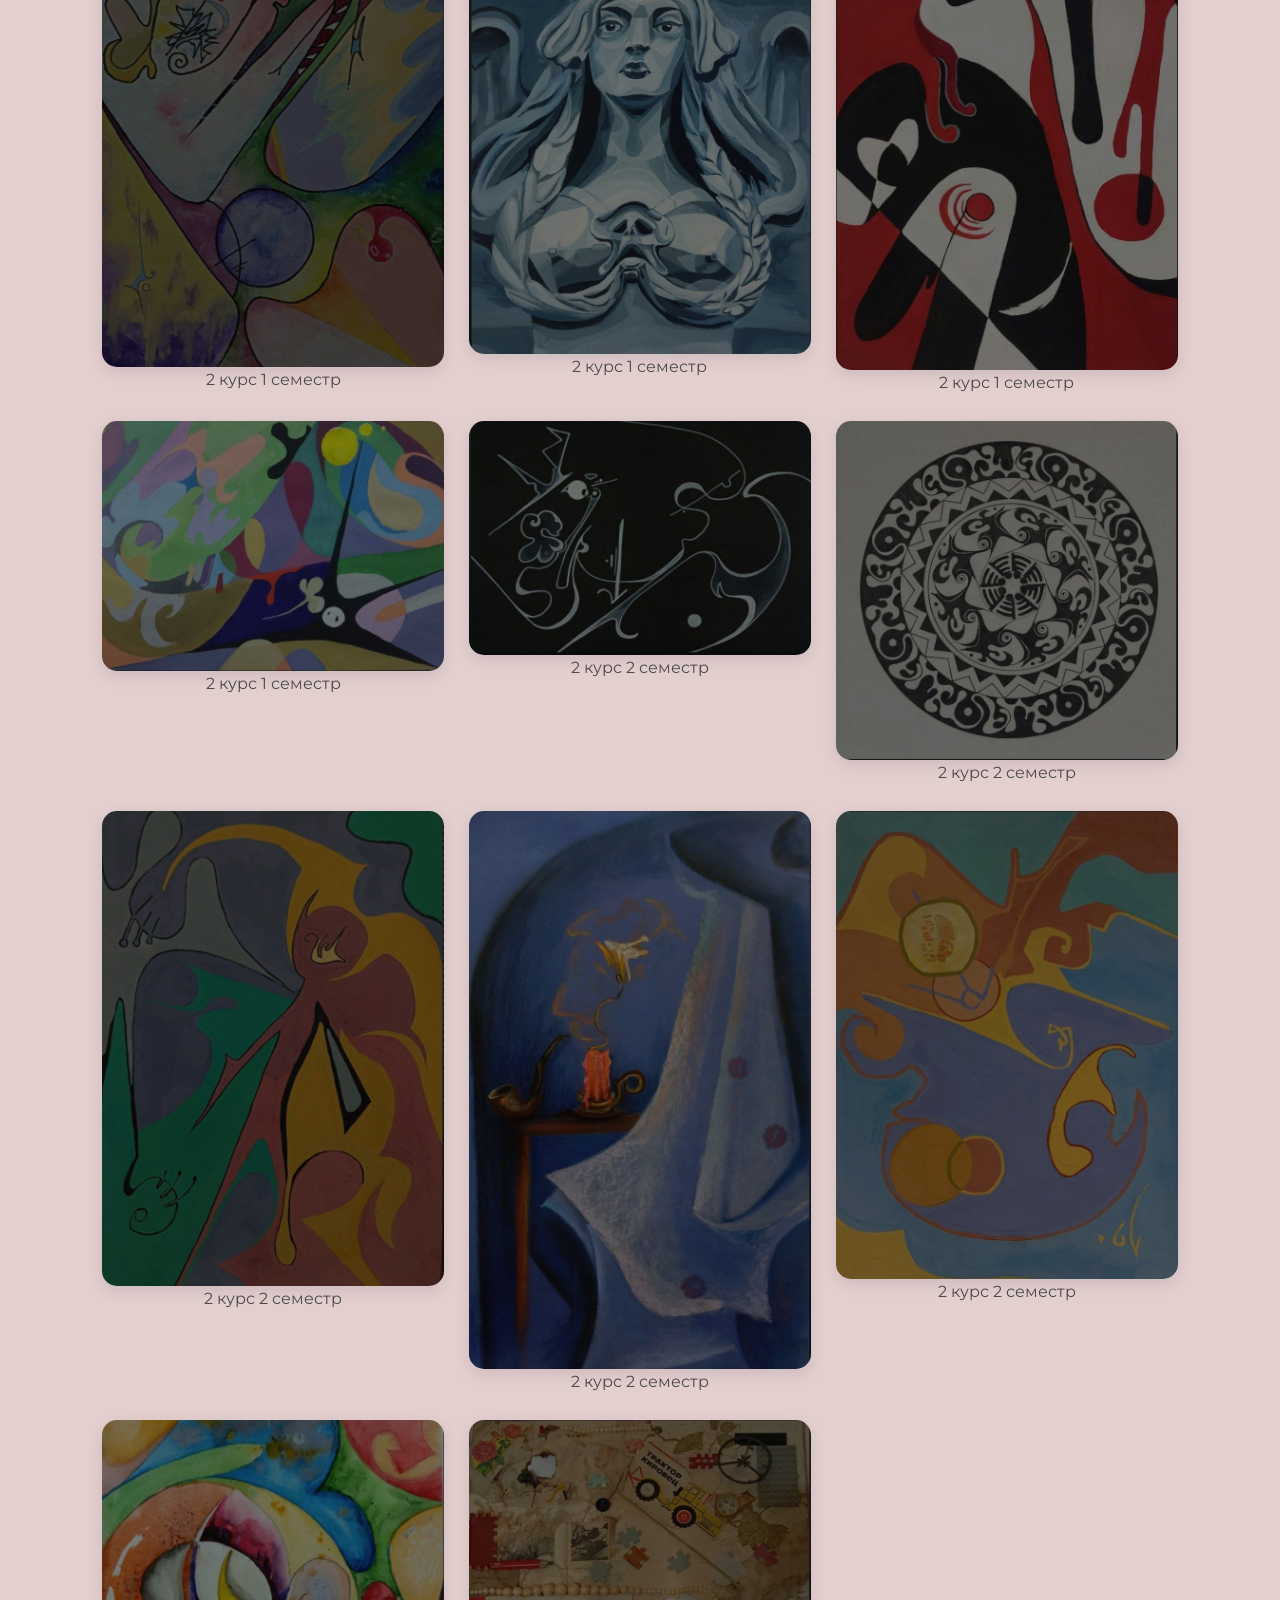
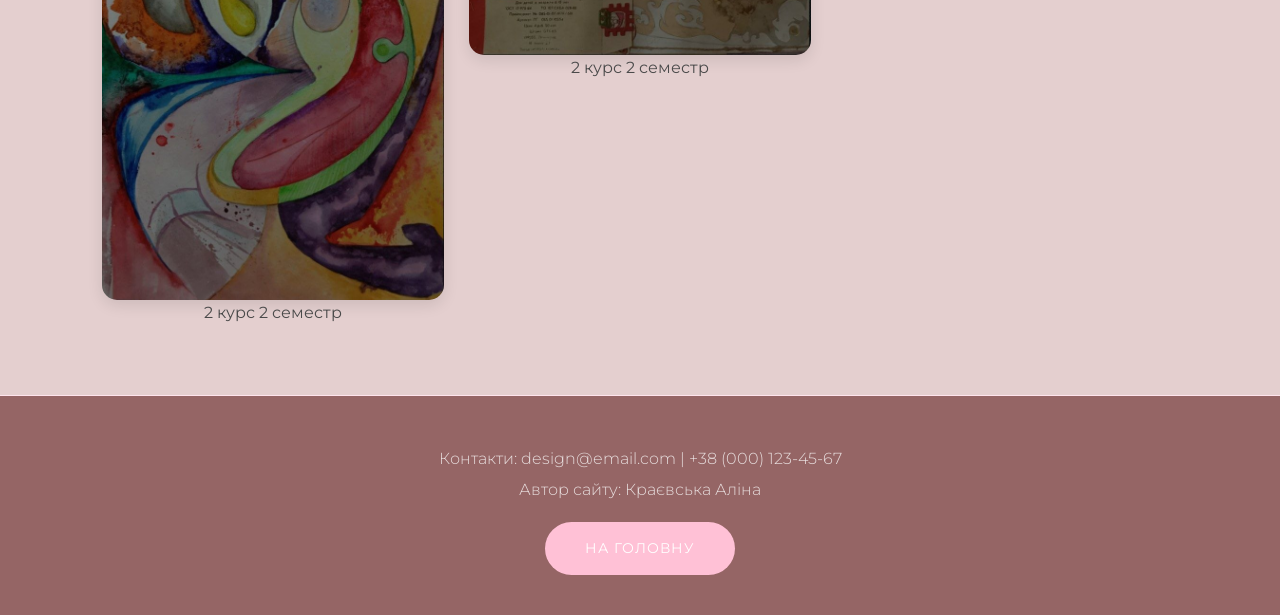
<file: composition.html>
<!doctype html>
<html lang="uk">
  <head>
    <meta charset="UTF-8" />
    <meta name="viewport" content="width=device-width, initial-scale=1.0" />
    <title>Композиція — Портфоліо Аліни Краєвської</title>
    <link
      href="https://fonts.googleapis.com/css2?family=Playfair+Display:ital@0;1&family=Montserrat:wght@300;400;500&display=swap"
      rel="stylesheet"
    />
    <link rel="stylesheet" href="style.css" />
  </head>
  <body class="page-drawing">
    <nav class="navbar">
      <div class="nav-left">
        <a href="index.html" class="logo-link">
          <img
            src="logo_gold.png"
            alt="Логотип"
            class="logo-img"
            style="max-height: 40px"
          />
        </a>
      </div>
      <ul class="nav-menu">
        <li><a href="index.html">головна</a></li>
        <li><a href="index.html#works">всі роботи</a></li>
        <li><a href="#contacts">контакти</a></li>
      </ul>
    </nav>

    <header
      class="header drawing-header"
      style="min-height: auto; padding: 60px 8%"
    >
      <div class="header-text">
        <h1 style="font-size: 3rem">Основи композиції</h1>
        <p class="slogan">
          Шлях від основ до майстерності: 1-2 курси навчання.
        </p>
      </div>
    </header>

    <main class="gallery-container">
      <h2 class="course-title">1 курс</h2>
      <hr class="h" />
      <div class="gallery-grid">
        <div class="art-item">
          <img src="composition/1kyrs1sem1.jpg" alt="1 курс 1 сем" />
          <p>1 курс 1 семестр</p>
        </div>
        <div class="art-item">
          <img src="composition/1kyrs1sem5.jpg" alt="1 курс 1 сем" />
          <p>1 курс 1 семестр</p>
        </div>
        <div class="art-item">
          <img src="composition/1kyrs1sem3.jpg" alt="1 курс 1 сем" />
          <p>1 курс 1 семестр</p>
        </div>
        <div class="art-item">
          <img src="composition/1kyrs1sem4.jpg" alt="1 курс 1 сем" />
          <p>1 курс 1 семестр</p>
        </div>
        <div class="art-item">
          <img src="composition/1kyrs1sem2.jpg" alt="1 курс 1 сем" />
          <p>1 курс 1 семестр</p>
        </div>
        <div class="art-item">
          <img src="composition/1kyrs2sem1.jpg" alt="1 курс 2 сем" />
          <p>1 курс 2 семестр</p>
        </div>
             </div>

      <h2 class="course-title">2 курс</h2>
      <hr class="h" />
      <div class="gallery-grid">
        <div class="art-item">
          <img src="composition/2kyrs2sem2.jpg" alt="2 курс 1 сем" />
          <p>2 курс 1 семестр</p>
        </div>
        <div class="art-item">
          <img src="composition/2kyrs1sem2.jpg" alt="2 курс 1 сем" />
          <p>2 курс 1 семестр</p>
        </div>
        <div class="art-item">
          <img src="composition/2kyrs1sem3.jpg" alt="2 курс 1 сем" />
          <p>2 курс 1 семестр</p>
        </div>
        <div class="art-item">
          <img src="composition/2kyrs1sem4.jpg" alt="2 курс 1 сем" />
          <p>2 курс 1 семестр</p>
        </div>
        <div class="art-item">
          <img src="composition/2kyrs2sem1.jpg" alt="2 курс 2 сем" />
          <p>2 курс 2 семестр</p>
        </div>
        <div class="art-item">
          <img src="composition/2kyrs1sem1.jpg" alt="2 курс 2 сем" />
          <p>2 курс 2 семестр</p>
        </div>
        <div class="art-item">
          <img src="composition/2kyrs2sem3.jpg" alt="2 курс 2 сем" />
          <p>2 курс 2 семестр</p>
        </div>
        <div class="art-item">
          <img src="composition/2kyrs2sem4.jpg" alt="2 курс 2 сем" />
          <p>2 курс 2 семестр</p>
        </div>
        <div class="art-item">
          <img src="composition/2kyrs2sem5.jpg" alt="2 курс 2 сем" />
          <p>2 курс 2 семестр</p>
        </div>
        <div class="art-item">
          <img src="composition/2kyrs2sem6.jpg" alt="2 курс 2 сем" />
          <p>2 курс 2 семестр</p>
        </div>
        <div class="art-item">
          <img src="composition/2kyrs2sem7.jpg" alt="2 курс 2 сем" />
          <p>2 курс 2 семестр</p>
        </div>
      </div>
    </main>

    <footer class="footer" id="contacts">
      <p>Контакти: design@email.com | +38 (000) 123-45-67</p>
      <p>Автор сайту: Краєвська Аліна</p>
      <a href="index.html" class="btn-back">на головну</a>
    </footer>
  </body>
</html>
</file>
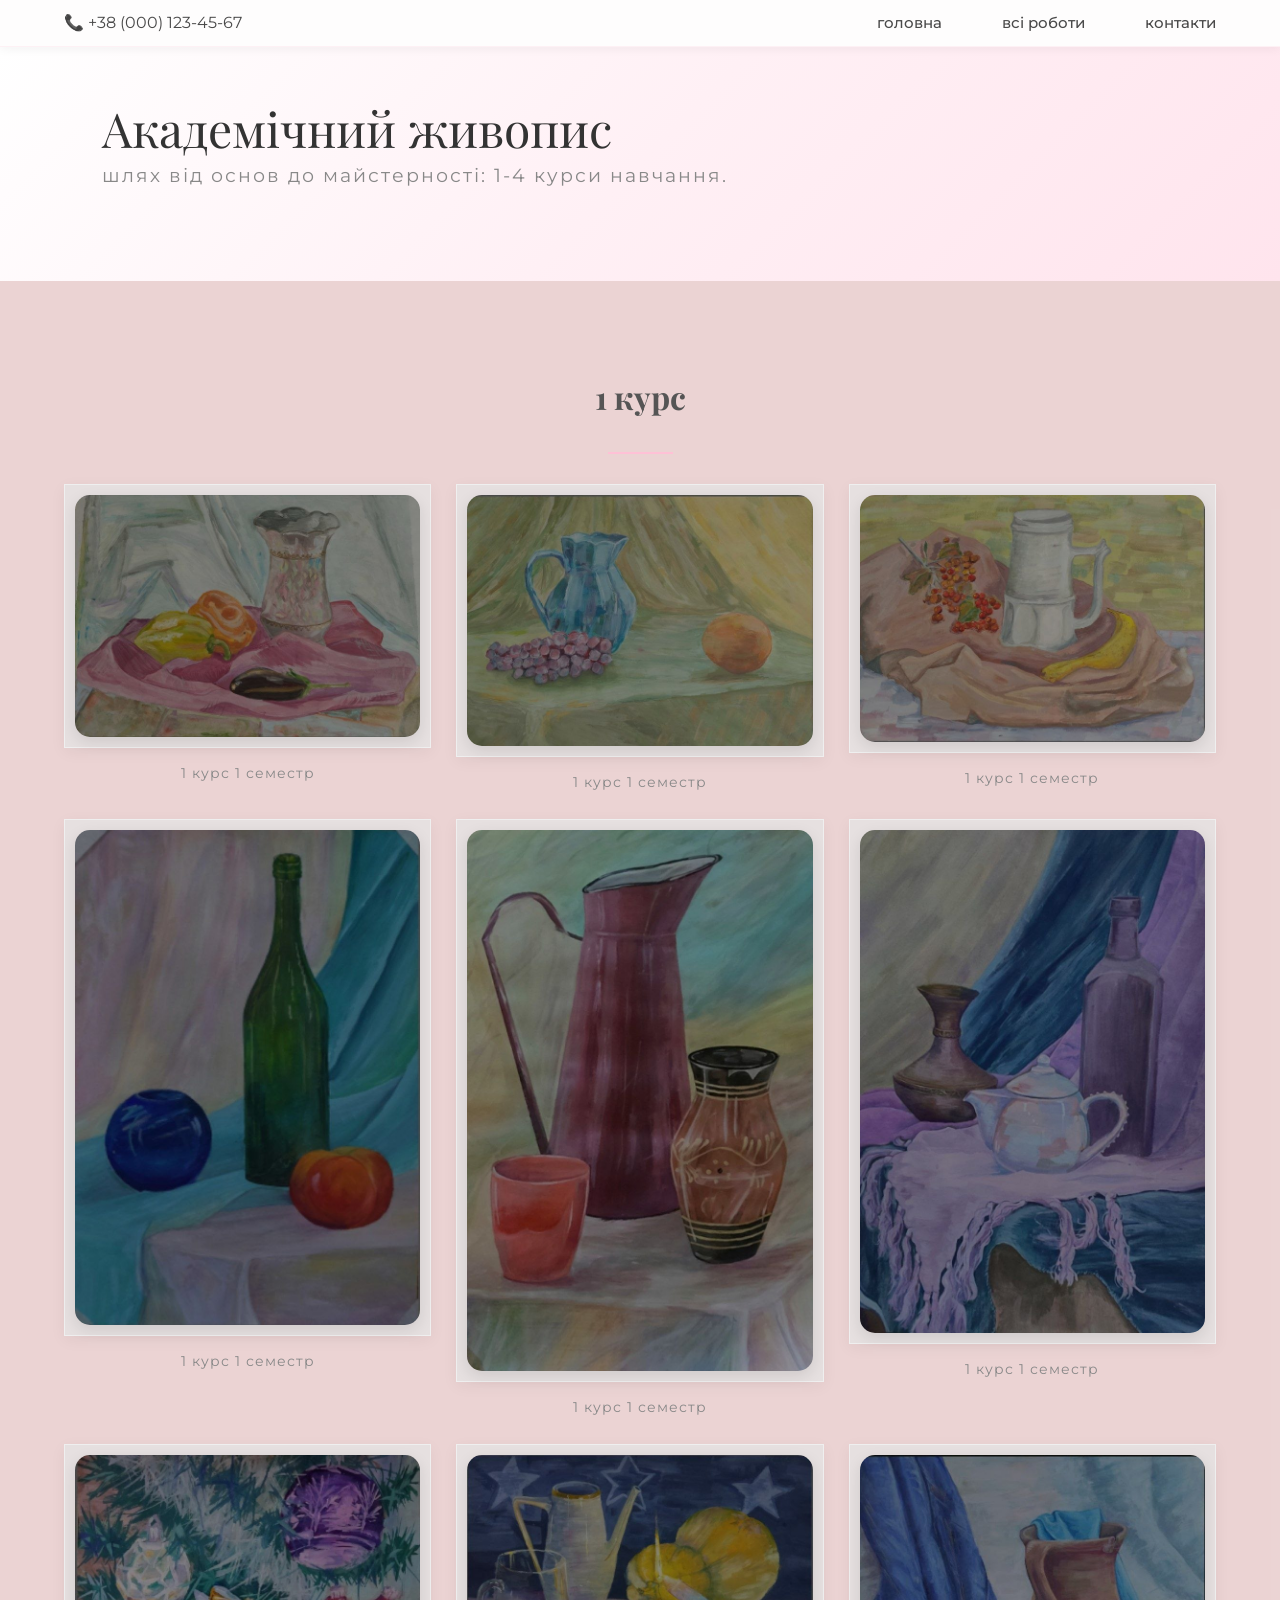
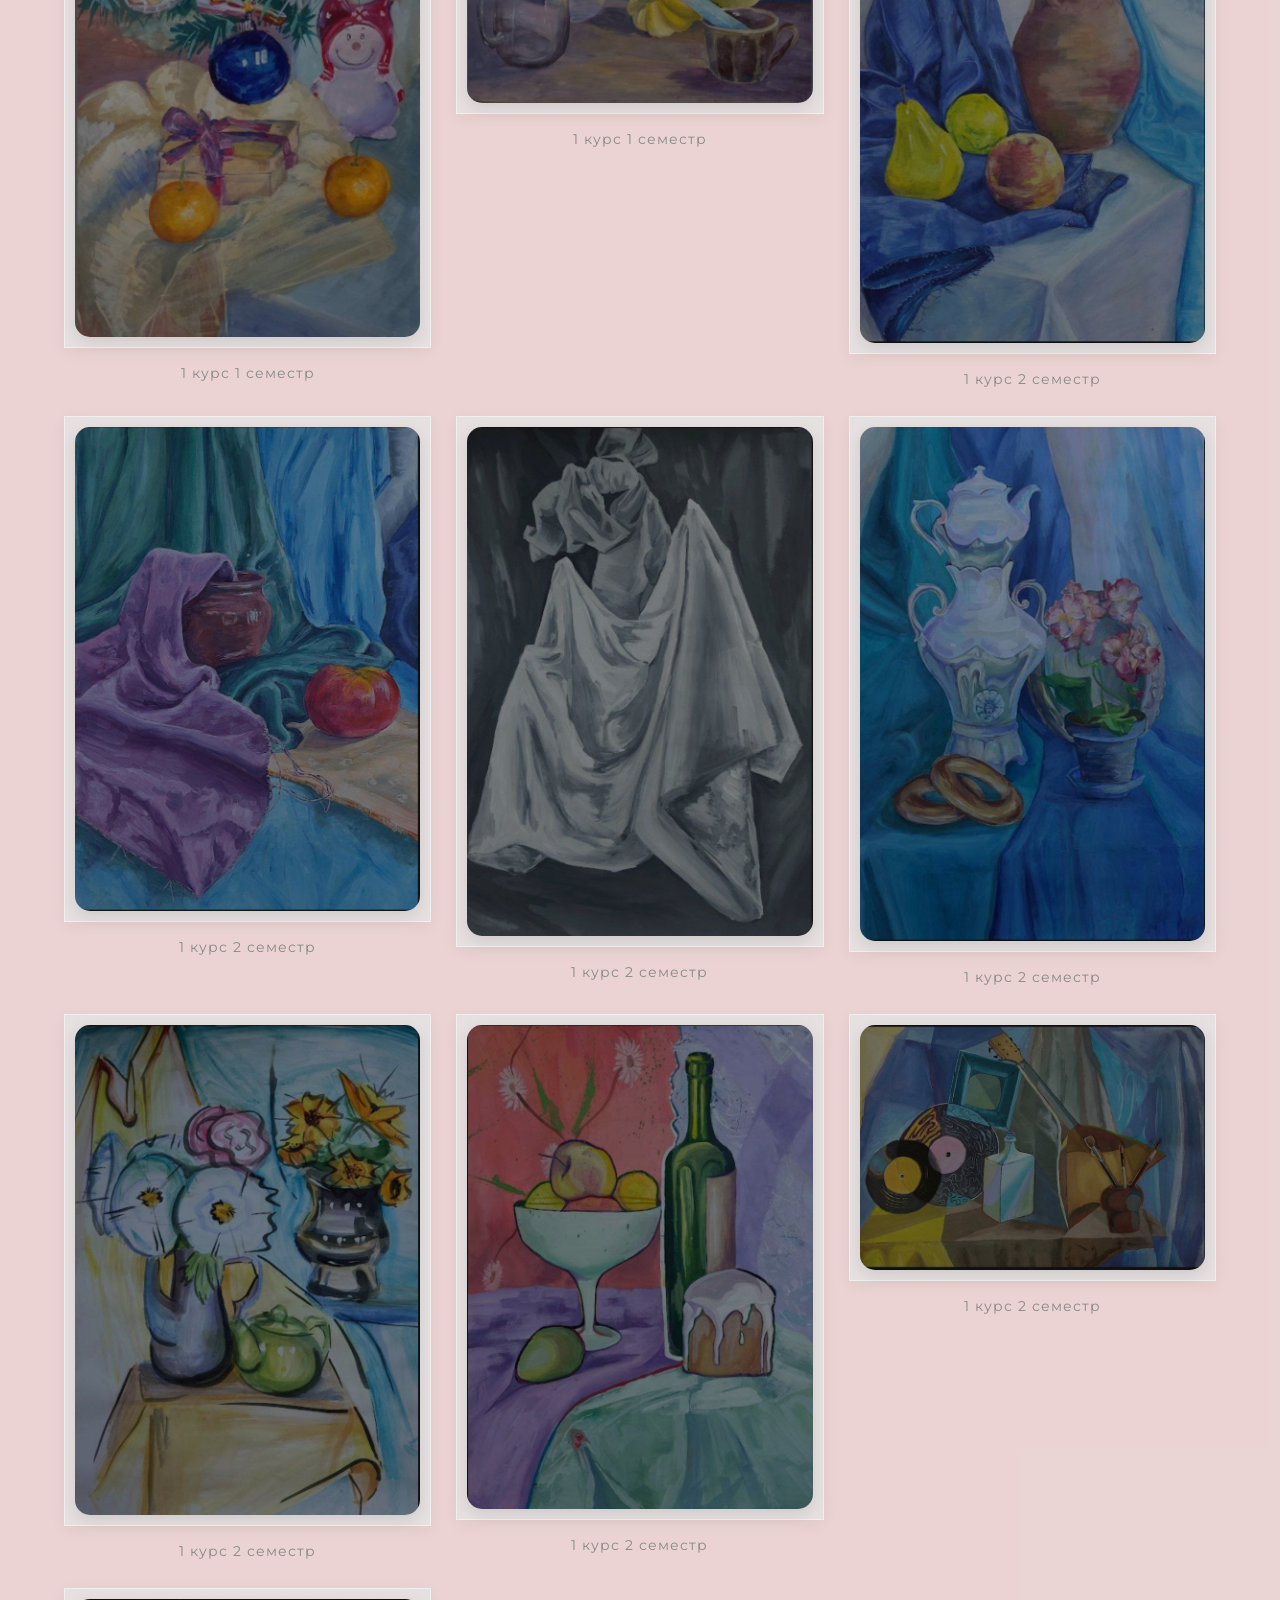
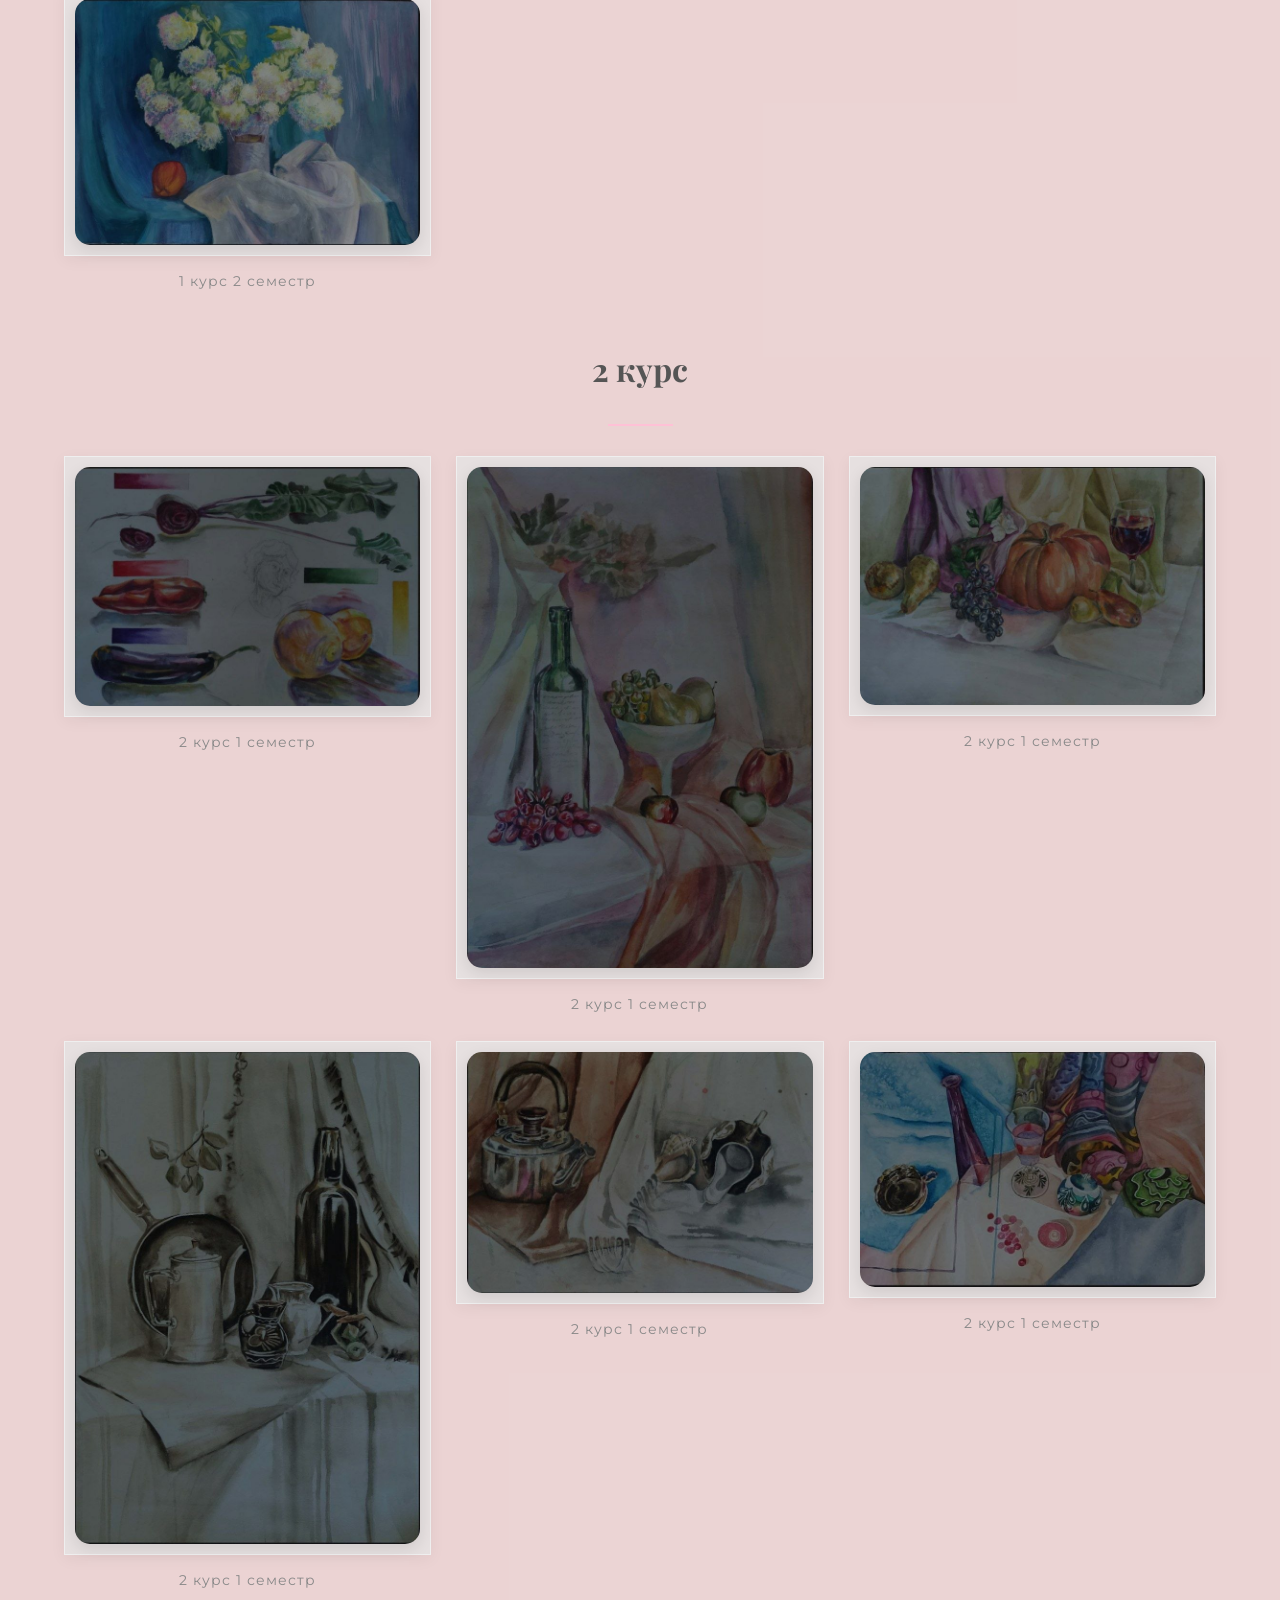
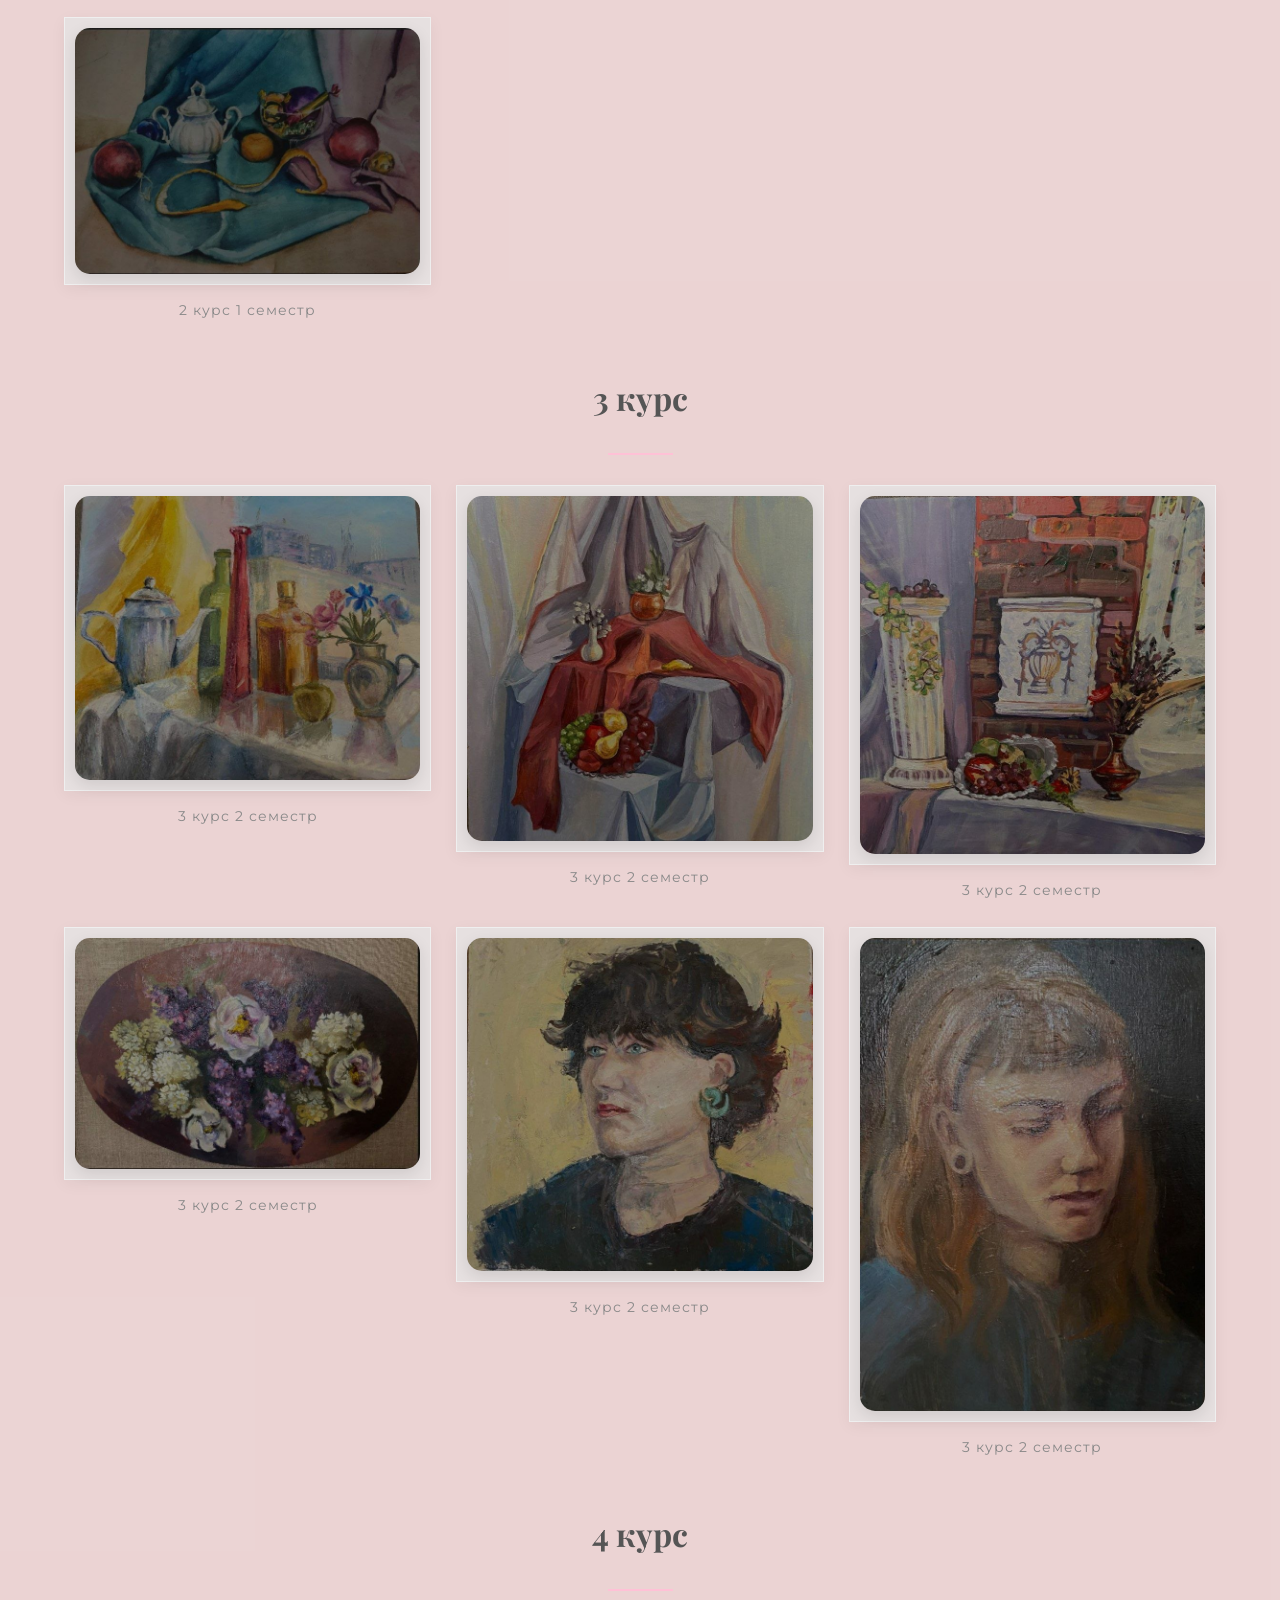
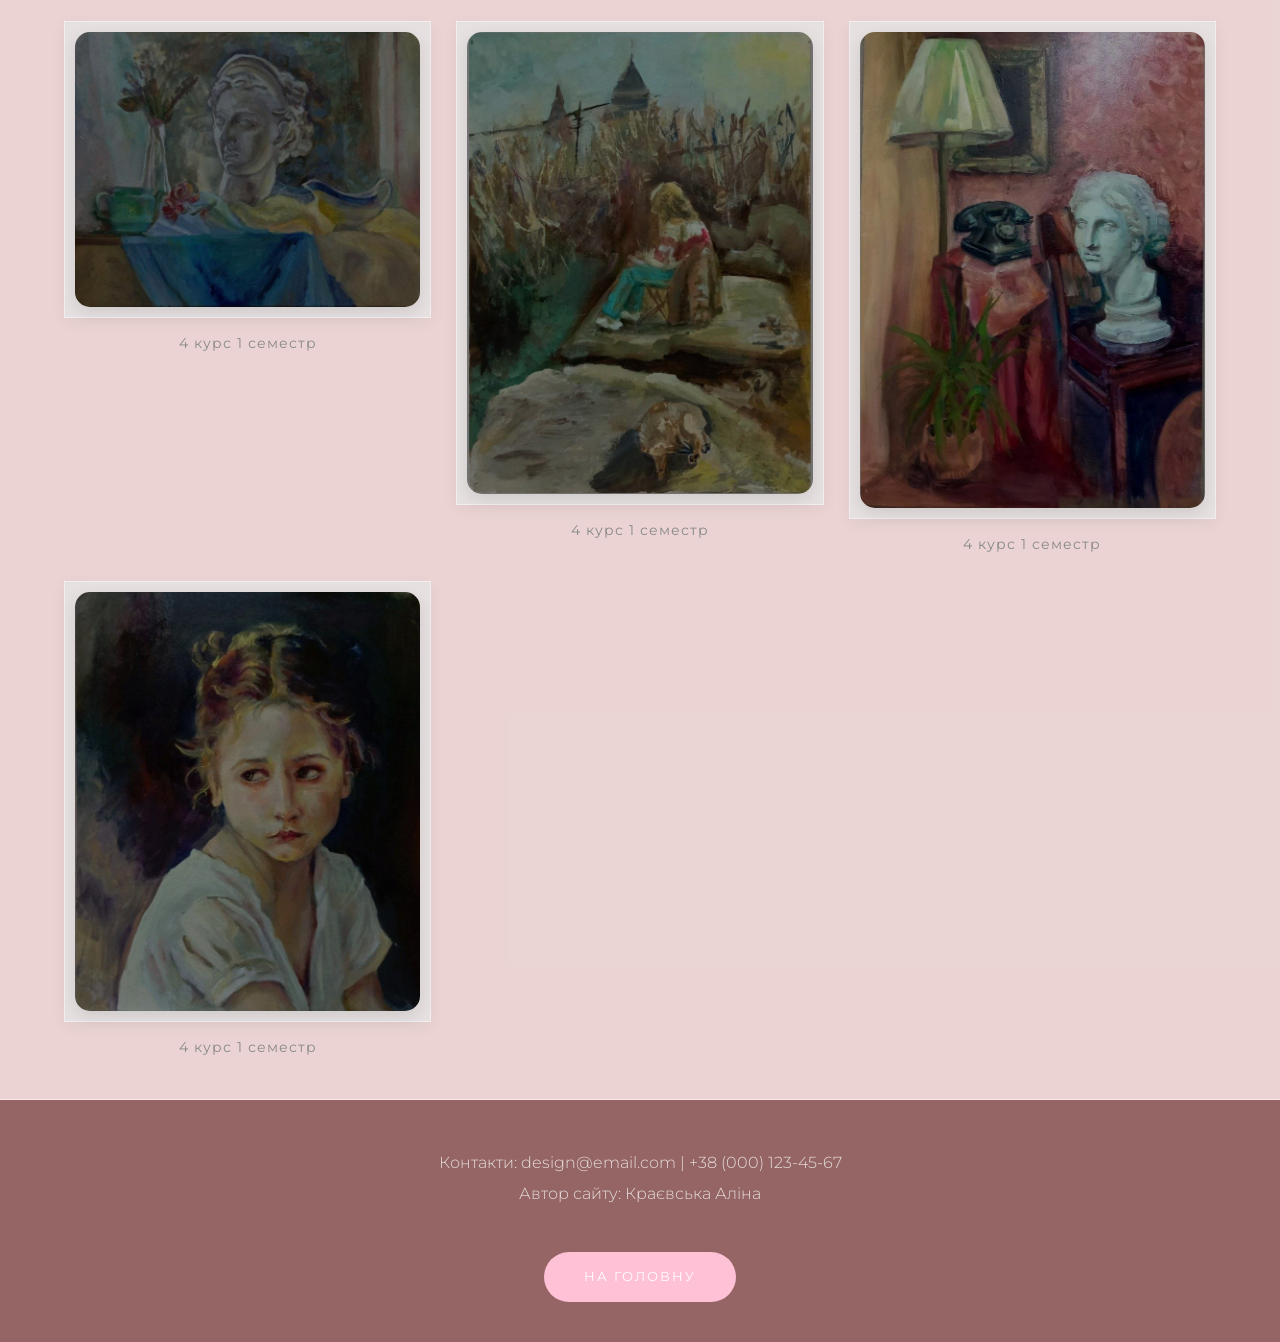
<file: drawing.html>
<!doctype html>
<html lang="uk">
  <head>
    <meta charset="UTF-8" />
    <meta name="viewport" content="width=device-width, initial-scale=1.0" />
    <title>Живопис — Портфоліо Аліни Краєвської</title>
    <link
      href="https://fonts.googleapis.com/css2?family=Playfair+Display:ital@0;1&family=Montserrat:wght@300;400;500&display=swap"
      rel="stylesheet"
    />
    <link rel="stylesheet" href="style.css" />
  </head>
  <body class="page-drawing">
    <nav class="navbar">
      <div class="nav-left">
        <span class="phone">📞 +38 (000) 123-45-67</span>
      </div>
      <ul class="nav-menu">
        <li><a href="index.html">Головна</a></li>
        <li><a href="index.html#works">Всі роботи</a></li>
        <li><a href="#contacts">Контакти</a></li>
      </ul>
    </nav>

    <header
      class="header drawing-header"
      style="min-height: auto; padding: 60px 8%"
    >
      <div class="header-text">
        <h1 style="font-size: 3rem">Академічний живопис</h1>
        <p class="slogan">
          Шлях від основ до майстерності: 1-4 курси навчання.
        </p>
      </div>
    </header>

    <main class="gallery-page">
      <h2 class="course-title">1 курс</h2>
      <hr class="h" />
      <div class="gallery-grid">
        <div class="art-item">
          <div class="art-image-wrapper">
            <img
              src="drawing/1kyrs1sem1.jpg"
              alt="1 курс 1 семестр"
              loading="lazy"
            />
          </div>
          <p class="art-caption">1 курс 1 семестр</p>
        </div>
        <div class="art-item">
          <div class="art-image-wrapper">
            <img
              src="drawing/1kyrs1sem2.jpg"
              alt="1 курс 1 семестр"
              loading="lazy"
            />
          </div>
          <p class="art-caption">1 курс 1 семестр</p>
        </div>
        <div class="art-item">
          <div class="art-image-wrapper">
            <img
              src="drawing/1kyrs1sem3.jpg"
              alt="1 курс 1 семестр"
              loading="lazy"
            />
          </div>
          <p class="art-caption">1 курс 1 семестр</p>
        </div>
        <div class="art-item">
          <div class="art-image-wrapper">
            <img
              src="drawing/1kyrs1sem4.jpg"
              alt="1 курс 1 семестр"
              loading="lazy"
            />
          </div>
          <p class="art-caption">1 курс 1 семестр</p>
        </div>
        <div class="art-item">
          <div class="art-image-wrapper">
            <img
              src="drawing/1kyrs1sem5.jpg"
              alt="1 курс 1 seместр"
              loading="lazy"
            />
          </div>
          <p class="art-caption">1 курс 1 семестр</p>
        </div>
        <div class="art-item">
          <div class="art-image-wrapper">
            <img
              src="drawing/1kyrs1sem6.jpg"
              alt="1 курс 1 семестр"
              loading="lazy"
            />
          </div>
          <p class="art-caption">1 курс 1 семестр</p>
        </div>
        <div class="art-item">
          <div class="art-image-wrapper">
            <img
              src="drawing/1kyrs1sem7.jpg"
              alt="1 курс 1 семестр"
              loading="lazy"
            />
          </div>
          <p class="art-caption">1 курс 1 семестр</p>
        </div>
        <div class="art-item">
          <div class="art-image-wrapper">
            <img
              src="drawing/1kyrs1sem8.jpg"
              alt="1 курс 1 семестр"
              loading="lazy"
            />
          </div>
          <p class="art-caption">1 курс 1 семестр</p>
        </div>

        <div class="art-item">
          <div class="art-image-wrapper">
            <img
              src="drawing/1kyrs2sem1.jpg"
              alt="1 курс 2 семестр"
              loading="lazy"
            />
          </div>
          <p class="art-caption">1 курс 2 семестр</p>
        </div>
        <div class="art-item">
          <div class="art-image-wrapper">
            <img
              src="drawing/1kyrs2sem2.jpg"
              alt="1 курс 2 семестр"
              loading="lazy"
            />
          </div>
          <p class="art-caption">1 курс 2 семестр</p>
        </div>
        <div class="art-item">
          <div class="art-image-wrapper">
            <img
              src="drawing/1kyrs2sem3.jpg"
              alt="1 курс 2 семестр"
              loading="lazy"
            />
          </div>
          <p class="art-caption">1 курс 2 семестр</p>
        </div>
        <div class="art-item">
          <div class="art-image-wrapper">
            <img
              src="drawing/1kyrs2sem4.jpg"
              alt="1 курс 2 семестр"
              loading="lazy"
            />
          </div>
          <p class="art-caption">1 курс 2 семестр</p>
        </div>
        <div class="art-item">
          <div class="art-image-wrapper">
            <img
              src="drawing/1kyrs2sem5.jpg"
              alt="1 курс 2 семестр"
              loading="lazy"
            />
          </div>
          <p class="art-caption">1 курс 2 семестр</p>
        </div>
        <div class="art-item">
          <div class="art-image-wrapper">
            <img
              src="drawing/1kyrs2sem6.jpg"
              alt="1 курс 2 семестр"
              loading="lazy"
            />
          </div>
          <p class="art-caption">1 курс 2 семестр</p>
        </div>
        <div class="art-item">
          <div class="art-image-wrapper">
            <img
              src="drawing/1kyrs2sem7.jpg"
              alt="1 курс 2 семестр"
              loading="lazy"
            />
          </div>
          <p class="art-caption">1 курс 2 семестр</p>
        </div>
        <div class="art-item">
          <div class="art-image-wrapper">
            <img
              src="drawing/1kyrs2sem8.jpg"
              alt="1 курс 2 семестр"
              loading="lazy"
            />
          </div>
          <p class="art-caption">1 курс 2 семестр</p>
        </div>
      </div>

      <h2 class="course-title">2 курс</h2>
      <hr class="h" />
      <div class="gallery-grid">
        <div class="art-item">
          <div class="art-image-wrapper">
            <img
              src="drawing/2kyrs1sem1.jpg"
              alt="2 курс 1 семестр"
              loading="lazy"
            />
          </div>
          <p class="art-caption">2 курс 1 семестр</p>
        </div>
        <div class="art-item">
          <div class="art-image-wrapper">
            <img
              src="drawing/2kyrs1sem2.jpg"
              alt="2 курс 1 семестр"
              loading="lazy"
            />
          </div>
          <p class="art-caption">2 курс 1 семестр</p>
        </div>
        <div class="art-item">
          <div class="art-image-wrapper">
            <img
              src="drawing/2kyrs1sem3.jpg"
              alt="2 курс 1 семестр"
              loading="lazy"
            />
          </div>
          <p class="art-caption">2 курс 1 семестр</p>
        </div>
        <div class="art-item">
          <div class="art-image-wrapper">
            <img
              src="drawing/2kyrs1sem4.jpg"
              alt="2 курс 1 семестр"
              loading="lazy"
            />
          </div>
          <p class="art-caption">2 курс 1 семестр</p>
        </div>
        <div class="art-item">
          <div class="art-image-wrapper">
            <img
              src="drawing/2kyrs1sem5.jpg"
              alt="2 курс 1 семестр"
              loading="lazy"
            />
          </div>
          <p class="art-caption">2 курс 1 семестр</p>
        </div>
        <div class="art-item">
          <div class="art-image-wrapper">
            <img
              src="drawing/2kyrs1sem6.jpg"
              alt="2 курс 1 семестр"
              loading="lazy"
            />
          </div>
          <p class="art-caption">2 курс 1 семестр</p>
        </div>
        <div class="art-item">
          <div class="art-image-wrapper">
            <img
              src="drawing/2kyrs1sem7.jpg"
              alt="2 курс 1 семестр"
              loading="lazy"
            />
          </div>
          <p class="art-caption">2 курс 1 семестр</p>
        </div>
      </div>

      <h2 class="course-title">3 курс</h2>
      <hr class="h" />
      <div class="gallery-grid">
        <div class="art-item">
          <div class="art-image-wrapper">
            <img
              src="drawing/3kyrs2sem1.jpg"
              alt="3 курс 2 семестр"
              loading="lazy"
            />
          </div>
          <p class="art-caption">3 курс 2 семестр</p>
        </div>
        <div class="art-item">
          <div class="art-image-wrapper">
            <img
              src="drawing/3kyrs2sem2.jpg"
              alt="3 курс 2 семестр"
              loading="lazy"
            />
          </div>
          <p class="art-caption">3 курс 2 семестр</p>
        </div>
        <div class="art-item">
          <div class="art-image-wrapper">
            <img
              src="drawing/3kyrs2sem3.jpg"
              alt="3 курс 2 семестр"
              loading="lazy"
            />
          </div>
          <p class="art-caption">3 курс 2 семестр</p>
        </div>
        <div class="art-item">
          <div class="art-image-wrapper">
            <img
              src="drawing/3kyrs2sem4.jpg"
              alt="3 курс 2 семестр"
              loading="lazy"
            />
          </div>
          <p class="art-caption">3 курс 2 семестр</p>
        </div>
        <div class="art-item">
          <div class="art-image-wrapper">
            <img
              src="drawing/3kyrs2sem5.jpg"
              alt="3 курс 2 семестр"
              loading="lazy"
            />
          </div>
          <p class="art-caption">3 курс 2 семестр</p>
        </div>
        <div class="art-item">
          <div class="art-image-wrapper">
            <img
              src="drawing/3kyrs2sem6.jpg"
              alt="3 курс 2 семестр"
              loading="lazy"
            />
          </div>
          <p class="art-caption">3 курс 2 семестр</p>
        </div>
      </div>

      <h2 class="course-title">4 курс</h2>
      <hr class="h" />
      <div class="gallery-grid">
        <div class="art-item">
          <div class="art-image-wrapper">
            <img
              src="drawing/4kyrs1sem1.jpg"
              alt="4 курс 1 семестр"
              loading="lazy"
            />
          </div>
          <p class="art-caption">4 курс 1 семестр</p>
        </div>
        <div class="art-item">
          <div class="art-image-wrapper">
            <img
              src="drawing/4kyrs1sem2.jpg"
              alt="4 курс 1 семестр"
              loading="lazy"
            />
          </div>
          <p class="art-caption">4 курс 1 семестр</p>
        </div>
        <div class="art-item">
          <div class="art-image-wrapper">
            <img
              src="drawing/4kyrs1sem3.jpg"
              alt="4 курс 1 семестр"
              loading="lazy"
            />
          </div>
          <p class="art-caption">4 курс 1 семестр</p>
        </div>
        <div class="art-item">
          <div class="art-image-wrapper">
            <img
              src="drawing/4kyrs1sem4.jpg"
              alt="4 курс 1 семестр"
              loading="lazy"
            />
          </div>
          <p class="art-caption">4 курс 1 семестр</p>
        </div>
      </div>
    </main>

    <footer class="footer" id="contacts">
      <p>Контакти: design@email.com | +38 (000) 123-45-67</p>
      <p>Автор сайту: Краєвська Аліна</p>
      <br />
      <a
        href="index.html"
        class="btn-back"
        style="
          color: var(--accent-pink);
          text-decoration: none;
          text-transform: uppercase;
          font-size: 0.8rem;
          letter-spacing: 2px;
        "
        >на головну</a
      >
    </footer>
  </body>
</html>
</file>
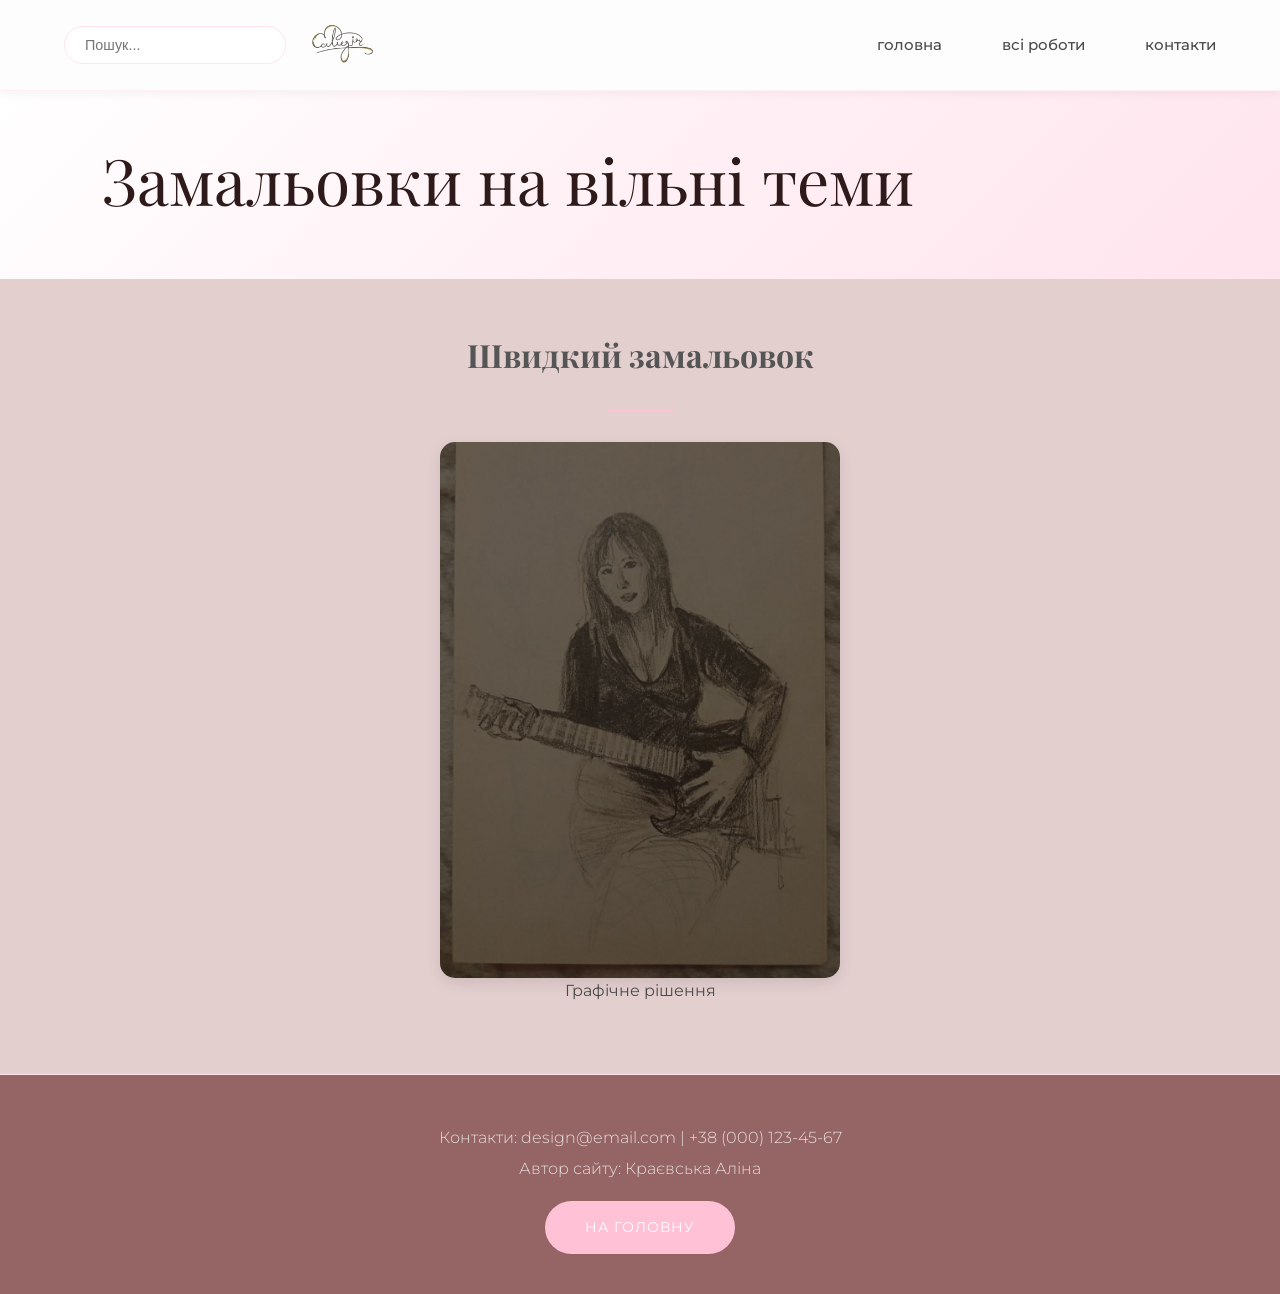
<file: layoyt.html>
<!doctype html>
<html lang="uk">
  <head>
    <meta charset="UTF-8" />
    <meta name="viewport" content="width=device-width, initial-scale=1.0" />
    <title>Layout — Портфоліо Аліни Краєвської</title>
    <link rel="stylesheet" href="style.css" />
    <link
      href="https://fonts.googleapis.com/css2?family=Playfair+Display:ital@0;1&family=Montserrat:wght@300;400;500&display=swap"
      rel="stylesheet"
    />
  </head>
  <body>
    <nav class="navbar">
      <div class="nav-left">
        <input type="search" placeholder="Пошук..." />
        <a href="index.html" class="logo-link">
          <img src="logo_gold.png" alt="Логотип" class="logo-img" />
        </a>
      </div>
      <ul class="nav-menu">
        <li><a href="index.html">головна</a></li>
        <li><a href="index.html#works">Всі роботи</a></li>
        <li><a href="#contacts">контакти</a></li>
      </ul>
    </nav>

    <header class="header">
      <div class="header-text">
        <h1 style="color: rgb(46, 26, 26)">Замальовки на вільні теми</h1>
      </div>
    </header>

    <main class="gallery-container" style="padding-bottom: 120px">
      <h2 class="course-title">Швидкий замальовок</h2>
      <hr class="h" />

      <div class="gallery-grid" style="display: flex; justify-content: center">
        <div class="art-item" style="max-width: 500px; width: 100%">
          <img
            src="myart.jpg"
            alt="Layout проєкт"
            style="width: 80%; height: auto"
          />
          <p>Графічне рішення</p>
        </div>
      </div>
    </main>

    <footer class="footer" id="contacts">
      <p>Контакти: design@email.com | +38 (000) 123-45-67</p>
      <p>Автор сайту: Краєвська Аліна</p>
      <a href="index.html" class="btn-back">на головну</a>
    </footer>
  </body>
</html>
</file>
<file: style.css>
/* 1. ОСНОВНІ НАЛАШТУВАННЯ ТА ШРИФТИ */
:root {
  --accent-pink: #ffc1d6;
  --soft-bg: #e4cfcf;
  --text-main: #4a4a4a; /* М'який темний колір для тексту */
  --white: #ffffff;
  --transition: 0.4s cubic-bezier(0.4, 0, 0.2, 1);
}

* {
  margin: 0;
  padding: 0;
  box-sizing: border-box;
}

html {
  scroll-behavior: smooth;
}

body {
  font-family: "Montserrat", sans-serif;
  line-height: 1.6;
  color: var(--text-main);
  background-color: var(--soft-bg);
  overflow-x: hidden;
}

/* 2. НАВІГАЦІЯ  */
.navbar {
  display: flex;
  justify-content: space-between;
  align-items: center;
  padding: 15px 5%;
  background: rgba(255, 255, 255, 0.85);
  backdrop-filter: blur(12px); /* Розмиття фону */
  box-shadow: 0 2px 20px rgba(255, 193, 214, 0.15);
  position: sticky;
  top: 0;
  z-index: 1000;
  border-bottom: 1px solid rgba(255, 193, 214, 0.2);
}

.nav-left input {
  padding: 10px 20px;
  border: 1px solid #ffe4ed;
  border-radius: 30px;
  outline: none;
  font-size: 0.9rem;
  transition: var(--transition);
}

.nav-left input:focus {
  border-color: var(--accent-pink);
  box-shadow: 0 0 10px rgba(255, 193, 214, 0.3);
}

.nav-menu {
  display: flex;
  list-style: none;
  gap: 30px;
  margin: 0;
  padding: 0;
}

.nav-menu li a {
  text-decoration: none;
  color: var(--text-main);
  margin-left: 30px;
  font-weight: 500;
  font-size: 0.95rem;
  text-transform: lowercase;
  transition: var(--transition);
}

.nav-menu li a:hover {
  color: var(--accent-pink);
}

/* 3. ГУЧНИЙ HEADER (Заголовки та Фото)*/
.header {
  display: flex;
  align-items: center;
  padding: 60px 8%;
  background: linear-gradient(135deg, #ffffff 0%, #fff0f5 50%, #ffe4ed 100%);
  min-height: auto;
}

.header-text h1 {
  font-family: "Playfair Display", serif;
  font-size: 4rem;
  color: #333;
  line-height: 0.9;
  margin-bottom: 10px;
  font-weight: 400;
}

.header-text .slogan {
  font-size: 1.2rem;
  color: #888;
  letter-spacing: 2px;
  text-transform: lowercase;
  margin-bottom: 30px;
}

.header-img img {
  padding: 0;
  max-width: 400px;
  border-radius: 40% 60% 70% 30% / 40% 50% 60% 70%; /* Органічна м'яка форма */
  border: 10px solid white;
  box-shadow: 0 20px 50px rgba(255, 193, 214, 0.3);
  transition: var(--transition);
  displey: block;
  margin-left: 100px;
  margin-right: 40px;
}

.header-img img:hover {
  border-radius: 50%;
  transform: rotate(2deg);
}

/* ЕФЕКТ ПРИ НАВЕДЕННІ НА ФОТО (Спливаючі навички) */

/* 1. Робимо контейнер фотографії головним для позиціонування */
.skills-hover-container {
  position: relative;
  display: inline-block;
  cursor: pointer;
}

/* 2. Стилізуємо саме фото, щоб воно не втратило закруглення */
.skills-hover-container img {
  max-width: 350px;
  height: auto;
  border-radius: 20%; /*існуюче закруглення */
  border: 7px solid #eee;
  box-shadow: 0 10px 30px rgba(0, 0, 0, 0.1);
  transition: transform 0.3s ease; /* Плавний рух фото */
}

/* 3. Стилізуємо блок з навичками (Tooltip) */
.skills-tooltip {
  /* Позиціонування: праворуч від фото */
  position: absolute;
  top: 50%; /* Центруємо по вертикалі */
  left: 105%; /* Трохи праворуч від краю фото */
  transform: translateY(-50%) translateX(20px); /* Зміщуємо для ефекту випливання */

  /* Зовнішній вигляд (естетика як на референсах) */
  width: 200px;
  padding: 20px;
  background: rgba(255, 255, 255, 0.95);
  backdrop-filter: blur(5px); /* Ефект скла */
  border: 1px solid rgba(255, 193, 214, 0.3); /* Ніжно-рожева рамка */
  border-radius: 15px;
  box-shadow: 0 10px 30px rgba(255, 193, 214, 0.2);
  text-align: left;

  /* Стан за замовчуванням: прихований */
  opacity: 0;
  visibility: hidden;
  transition:
    opacity 0.4s ease,
    transform 0.4s ease,
    visibility 0.4s;
  z-index: 10;
}

/* 4. Налаштування тексту всередині Tooltip */
.skills-tooltip h4 {
  font-family: "Playfair Display", serif;
  font-size: 1rem;
  color: #444;
  margin-bottom: 10px;
  text-transform: lowercase;
  letter-spacing: 1px;
}

.skills-tooltip ul {
  list-style: none; /* Прибираємо стандартні маркери */
  padding: 0;
  margin: 0;
}

.skills-tooltip ul li {
  font-size: 0.9rem;
  color: #666;
  line-height: 1.6;
  position: relative;
  padding-left: 20px;
}

/*  маленькі рожеві крапки перед кожним словом */
.skills-tooltip ul li::before {
  content: "•";
  position: absolute;
  left: 0;
  color: #ffc1d6;
  font-size: 1.2rem;
}

/* 5. Показуємо текст при наведенні */
.skills-hover-container:hover .skills-tooltip {
  opacity: 1;
  visibility: visible;
  transform: translateY(-50%) translateX(0px); /* Повертаємо на місце */
}

/*  повертається фото при наведенні  */
.skills-hover-container:hover img {
  transform: scale(1.02) rotate(2deg);
}

/* 4. СЕКЦІЯ ПРО МЕНЕ (Вигнутий текст)*/
.about {
  padding: 15px 5% 40px;
  background: rgba(249, 247, 233, 0.946);
  text-align: center;
}

text {
  font-family: "Playfair Display", serif;
  font-size: 26px;
  fill: palevioletred;
  letter-spacing: 3px;
  text-transform: lowercase;
}

.h {
  width: 65px; /* Коротка лінія */
  height: 2px;
  background: var(--accent-pink);
  border: none;
  margin: 30px auto;
}

.about p {
  max-width: 800px;
  margin: 0 auto;
  font-size: 1.1rem;
  color: #666;
  line-height: 1.8;
  font-weight: 300;
}

.curved-text-container {
  width: 100%;
  max-width: 500px;
  margin: 10px auto 0; /* Мінімальний відступ від попереднього блоку */
  padding: 0; /* Прибрати внутрішні відступи */
  line-height: 0; /* Прибирати міжрядкову порожнечу */
}

svg {
  display: block;
  margin: 0 auto;
}

/* 5. ГАЛЕРЕЯ РОБІТ (Картки) */
.works {
  padding: 100px 5%;
}

.main-title {
  font-family: "Playfair Display", serif;
  font-size: 2.5rem;
  text-align: center;
  margin-bottom: 10px;
}

.cards {
  display: grid !important;
  grid-template-columns: repeat(3, 1fr) !important;
  gap: 30px !important;
  width: 100% !important;
  max-width: 1200px; /*  для кращого вигляду на великих екранах */
  margin: 0 auto;
  padding: 50px 0 !important;
}

.card {
  flex: none !important;
  width: 100% !important; /* Картка займає всю ширину своєї колонки grid */
  min-width: 0 !important;
  background: white;
  text-decoration: none;
  border-radius: 30px;
  padding: 20px;
  display: flex;
  flex-direction: column;
  transition:
    transform 0.4s ease,
    box-shadow 0.4s ease;
  border: 1px solid rgba(255, 193, 214, 0.2);
}

/*  якщо екран менше 900px, робимо 2 в ряд, якщо менше 600px — 1 в ряд */
@media (max-width: 900px) {
  .cards {
    grid-template-columns: repeat(2, 1fr) !important;
  }
}

@media (max-width: 600px) {
  .cards {
    grid-template-columns: 1fr !important;
  }
}

.card img {
  width: 100%;
  height: 250px;
  object-fit: cover;
  border-radius: 25px;
  margin-bottom: 20px;
  transition: 0.5s;
}

.card h3 {
  font-family: "Playfair Display", serif;
  font-size: 1.3rem;
  color: #333;
  margin-bottom: 8px;
  text-align: center;
}

.card p {
  font-size: 0.9rem;
  color: #999;
  text-align: center;
}

.card:hover {
  transform: translateY(-15px);
  box-shadow: 0 20px 40px rgba(255, 193, 214, 0.2);
  border-color: var(--accent-pink);
}

/* Пастельні фони для карток */
.c1 {
  background: linear-gradient(180deg, #ffffff, #fff0f5);
}
.c2 {
  background: linear-gradient(180deg, #ffffff, #fdf5e6);
}
.c3 {
  background: linear-gradient(180deg, #ffffff, #f0fff0);
}
.c4 {
  background: linear-gradient(180deg, #ffffff, #fff9e6);
}
.c5 {
  background: linear-gradient(180deg, #ffffff, #f0f7ff);
}
.c6 {
  background: linear-gradient(180deg, #ffffff, #f5f0ff);
}
.c7 {
  background: linear-gradient(180deg, #ffffff, #fff0f0);
}
.c8 {
  background: linear-gradient(180deg, #ffffff, #f9f9f9);
}

/* 6. КНОПКИ */
.btn,
.btn2 {
  display: inline-flex;
  align-items: center;
  gap: 10px;
  padding: 15px 40px;
  background-color: var(--accent-pink);
  color: white;
  text-decoration: none;
  border-radius: 50px;
  font-size: 0.9rem;
  letter-spacing: 1px;
  transition: var(--transition);
  border: none;
  cursor: pointer;
}

.btn:hover,
.btn2:hover {
  background-color: #f7a8c4;
  box-shadow: 0 10px 25px rgba(255, 193, 214, 0.5);
  transform: scale(1.05);
}

/* 7. ДИПЛОМНА РОБОТА */
.projects {
  padding: 100px 8%;
  background: white;
  border-radius: 100px 100px 0 0; /*  заокруглення секції */
  text-align: center;
}

.diplom-section {
  display: flex !important;
  gap: 50px !important;
  align-items: center !important;
  justify-content: center !important;
  max-width: 1100px !important;
  margin: 50px auto !important;
  padding: 0 5% !important;
  width: 100%;
}

.diplom-text-card {
  flex: 1;
  text-align: left;
  max-width: 500px;
  padding: 40px !important;
  align-items: flex-start !important;
}

.diplom-text-card h3 {
  text-align: left !important;
  font-size: 1.8rem !important;
}

.diplom-text-card p {
  text-align: left !important;
  color: #777 !important;
}

.diplom-img-card {
  flex: 1;
  max-width: 500px;
  padding: 0 !important;
  overflow: hidden;
}

.diplom-img-card img {
  width: 100%;
  height: auto !important;
  margin: 0 !important;
  border-radius: 35px !important;
}

/* 8. ФУТЕР */
.footer {
  background: #956565;
  padding: 50px 5% 40px;
  text-align: center;
  border-top: 1px solid #ffe4ed;
}

.footer p {
  color: #fbfafa !important;
  opacity: 0.8;
  font-weight: 300;
  margin-bottom: 5px; /* Відступ між рядками */
}

.gallery-container {
  padding-bottom: 70px !important; /* Відстань до футера */
  max-width: 1400px;
  margin: 0 auto; /* Центруємо контейнер по центру */
  padding: 0 8%; /* Створюємо поля (8% зліва і справа) */
}

.btn-back {
  display: inline-block;
  margin-top: 15px;
  color: var(--accent-pink);
  text-decoration: none;
  font-size: 0.8rem;
  text-transform: uppercase;
  letter-spacing: 2px;
  border-bottom: 1px solid transparent;
  transition: 0.3s;
}

.btn-back:hover {
  border-bottom-color: var(--accent-pink);
  letter-spacing: 4px;
}

/* Адаптація для мобільних */
@media (max-width: 900px) {
  .header {
    flex-direction: column;
    text-align: center;
    padding-top: 50px;
  }
  .header-text h1 {
    font-size: 3.5rem;
  }
  .diplom-section {
    flex-direction: column;
  }
  .header-img {
    margin-top: 50px;
  }
}

/* Спеціальні стилі для сторінки галереї */
.gallery-page {
  padding: 40px 5%;
  background-color: #ecd4d4ea;
}

.course-title {
  font-family: "Playfair Display", serif;
  font-size: 2rem;
  color: #555;
  margin-top: 60px;
  text-align: center;
}

/* Сітка галереї */
.gallery-grid {
  display: grid;
  grid-template-columns: repeat(auto-fit, minmax(300px, 1fr));
  gap: 25px;
  padding: 40px 5;
}

/* Окремий предмет мистецтва */
.art-item {
  display: flex;
  flex-direction: column;
  align-items: center;
  transition: var(--transition);
}

/* Контейнер для фото (без обрізання) */
.art-image-wrapper {
  width: 100%;
  background: #e7e1e1ec;
  padding: 10px; /* Тонка біла кромка як у паспарту */
  box-shadow: 0 4px 15px rgba(0, 0, 0, 0.05); /* Дуже легка тінь */
  border: 1px solid #f0f0f0ec;
  line-height: 0;
}

.art-image-wrapper img {
  width: 100%;
  height: auto;
  display: block;
  transition: transform 0.5s ease;
}

/* Ефект при наведенні */
.art-item:hover .art-image-wrapper {
  box-shadow: 0 10px 25px rgba(255, 193, 214, 0.2);
  border-color: var(--accent-pink);
}

.art-item:hover img {
  transform: scale(1.02); /* збільшення */
}

/* Підпис під картиною */
.art-caption {
  margin-top: 15px;
  font-size: 0.85rem;
  color: #888;
  text-transform: lowercase;
  letter-spacing: 1px;
}

.art-item img {
  width: 100%;
  height: auto;
  border-radius: 15px;
  box-shadow: 0 5px 15px rgba(0, 0, 0, 0.1);
}
.course-title {
  text-align: center;
  margin-top: 50px;
  font-family: "Playfair Display", serif;
}

/* Адаптація для мобільних */
@media (max-width: 600px) {
  .gallery-grid {
    grid-template-columns: 1fr;
    gap: 30px;
  }
}

/* Основний стиль для обох кнопок */
.btn,
.btn-back {
  display: inline-flex;
  align-items: center;
  justify-content: center;
  padding: 15px 40px;
  background-color: var(--accent-pink); /* Ваш рожевий колір */
  color: white !important; /* Текст завжди білий */
  text-decoration: none;
  border-radius: 50px;
  font-size: 0.9rem;
  letter-spacing: 1px;
  transition: all 0.4s ease;
  border: none;
  cursor: pointer;
}

/* Ефекти при наведенні та натисканні */
.btn:hover,
.btn-back:hover {
  background-color: #f7a8c4; /* Трохи світліший при наведенні */
  transform: scale(1.05);
  box-shadow: 0 10px 20px rgba(255, 193, 214, 0.4);
}

.btn:active,
.btn-back:active {
  transform: scale(0.98);
  background-color: var(--accent-pink);
  color: white !important;
}

.btn-back:hover::before {
  transform: translateX(-5px); /* Стрілочка відсувається вбік при наведенні */
}

/* Навігаційна панель з логотипом */
.navbar {
  display: flex;
  justify-content: space-between;
  align-items: center; /* Центрує логотип і меню по вертикалі */
  padding: 10px 5%; /* Менші відступи, щоб панель була тоншою */
  background: rgba(255, 255, 255, 0.95); /* Світлий фон як на референсі */
  backdrop-filter: blur(10px); /* Ефект скла */
  box-shadow: 0 2px 10px rgba(0, 0, 0, 0.05);
  position: sticky;
  top: 0;
  z-index: 1000;
}

/* Вирівнювання логотипу та пошуку */
.nav-left {
  display: flex;
  align-items: center;
  gap: 20px; /* Відступ між логотипом і пошуком */
}

/* Посилання навколо логотипу (щоб натискалося) */
.logo-link {
  display: flex;
  line-height: 0;
  text-decoration: none;
}

/* Налаштування самого зображення логотипу */
.logo-img {
  height: auto; /* Зберігає пропорції */
  max-height: 70px; /* Обмежує висоту, щоб він був акуратним */
  width: auto;
  transition: transform 0.3s ease; /* М'яка анімація */
}

/* Ефект при наведенні на логотип */
.logo-img:hover {
  transform: scale(1.05); /* Легке збільшення */
}
</file>
<file: style1.CSS>
/* 1. ОСНОВНІ НАЛАШТУВАННЯ ТА ШРИФТИ */
:root {
  --accent-pink: #ffc1d6;
  --soft-bg: #e4cfcf;
  --text-main: #4a4a4a; /* М'який темний колір для тексту */
  --white: #ffffff;
  --transition: 0.4s cubic-bezier(0.4, 0, 0.2, 1);
}

* {
  margin: 0;
  padding: 0;
  box-sizing: border-box;
}

html {
  scroll-behavior: smooth;
}

body {
  font-family: "Montserrat", sans-serif;
  line-height: 1.6;
  color: var(--text-main);
  background-color: var(--soft-bg);
  overflow-x: hidden;
}

/* 2. НАВІГАЦІЯ  */
.navbar {
  display: flex;
  justify-content: space-between;
  align-items: center;
  padding: 15px 5%;
  background: rgba(255, 255, 255, 0.85);
  backdrop-filter: blur(12px); /* Розмиття фону */
  box-shadow: 0 2px 20px rgba(255, 193, 214, 0.15);
  position: sticky;
  top: 0;
  z-index: 1000;
  border-bottom: 1px solid rgba(255, 193, 214, 0.2);
}

.nav-left input {
  padding: 10px 20px;
  border: 1px solid #ffe4ed;
  border-radius: 30px;
  outline: none;
  font-size: 0.9rem;
  transition: var(--transition);
}

.nav-left input:focus {
  border-color: var(--accent-pink);
  box-shadow: 0 0 10px rgba(255, 193, 214, 0.3);
}

.nav-menu {
  display: flex;
  list-style: none;
  gap: 30px;
  margin: 0;
  padding: 0;
}

.nav-menu li a {
  text-decoration: none;
  color: var(--text-main);
  margin-left: 30px;
  font-weight: 500;
  font-size: 0.95rem;
  text-transform: lowercase;
  transition: var(--transition);
}

.nav-menu li a:hover {
  color: var(--accent-pink);
}

/* 3. ГУЧНИЙ HEADER (Заголовки та Фото)*/
.header {
  display: flex;
  align-items: center;
  padding: 60px 8%;
  background: linear-gradient(135deg, #ffffff 0%, #fff0f5 50%, #ffe4ed 100%);
  min-height: auto;
}

.header-text h1 {
  font-family: "Playfair Display", serif;
  font-size: 4rem;
  color: #333;
  line-height: 0.9;
  margin-bottom: 10px;
  font-weight: 400;
}

.header-text .slogan {
  font-size: 1.2rem;
  color: #888;
  letter-spacing: 2px;
  text-transform: lowercase;
  margin-bottom: 30px;
}

.header-img img {
  max-width: 400px;
  border-radius: 40% 60% 70% 30% / 40% 50% 60% 70%; /* Органічна м'яка форма */
  border: 10px solid white;
  box-shadow: 0 20px 50px rgba(255, 193, 214, 0.3);
  transition: var(--transition);
}

.header-img img:hover {
  border-radius: 50%;
  transform: rotate(2deg);
}

/* ЕФЕКТ ПРИ НАВЕДЕННІ НА ФОТО (Спливаючі навички) */

/* 1. Робимо контейнер фотографії головним для позиціонування */
.skills-hover-container {
  position: relative;
  display: inline-block;
  cursor: pointer;
}

/* 2. Стилізуємо саме фото, щоб воно не втратило закруглення */
.skills-hover-container img {
  max-width: 350px;
  height: auto;
  border-radius: 20%; /*існуюче закруглення */
  border: 7px solid #eee;
  box-shadow: 0 10px 30px rgba(0, 0, 0, 0.1);
  transition: transform 0.3s ease; /* Плавний рух фото */
}

/* 3. Стилізуємо блок з навичками (Tooltip) */
.skills-tooltip {
  /* Позиціонування: праворуч від фото */
  position: absolute;
  top: 50%; /* Центруємо по вертикалі */
  left: 105%; /* Трохи праворуч від краю фото */
  transform: translateY(-50%) translateX(20px); /* Зміщуємо для ефекту випливання */

  /* Зовнішній вигляд (естетика як на референсах) */
  width: 200px;
  padding: 20px;
  background: rgba(255, 255, 255, 0.95);
  backdrop-filter: blur(5px); /* Ефект скла */
  border: 1px solid rgba(255, 193, 214, 0.3); /* Ніжно-рожева рамка */
  border-radius: 15px;
  box-shadow: 0 10px 30px rgba(255, 193, 214, 0.2);
  text-align: left;

  /* Стан за замовчуванням: прихований */
  opacity: 0;
  visibility: hidden;
  transition:
    opacity 0.4s ease,
    transform 0.4s ease,
    visibility 0.4s;
  z-index: 10;
}

/* 4. Налаштування тексту всередині Tooltip */
.skills-tooltip h4 {
  font-family: "Playfair Display", serif;
  font-size: 1rem;
  color: #444;
  margin-bottom: 10px;
  text-transform: lowercase;
  letter-spacing: 1px;
}

.skills-tooltip ul {
  list-style: none; /* Прибираємо стандартні маркери */
  padding: 0;
  margin: 0;
}

.skills-tooltip ul li {
  font-size: 0.9rem;
  color: #666;
  line-height: 1.6;
  position: relative;
  padding-left: 20px;
}

/*  маленькі рожеві крапки перед кожним словом */
.skills-tooltip ul li::before {
  content: "•";
  position: absolute;
  left: 0;
  color: #ffc1d6;
  font-size: 1.2rem;
}

/* 5. Показуємо текст при наведенні */
.skills-hover-container:hover .skills-tooltip {
  opacity: 1;
  visibility: visible;
  transform: translateY(-50%) translateX(0px); /* Повертаємо на місце */
}

/*  повертається фото при наведенні  */
.skills-hover-container:hover img {
  transform: scale(1.02) rotate(2deg);
}

/* 4. СЕКЦІЯ ПРО МЕНЕ (Вигнутий текст)*/
.about {
  padding: 15px 5% 40px;
  background: rgba(249, 247, 233, 0.946);
  text-align: center;
}

text {
  font-family: "Playfair Display", serif;
  font-size: 26px;
  fill: palevioletred;
  letter-spacing: 3px;
  text-transform: lowercase;
}

.h {
  width: 65px; /* Коротка лінія */
  height: 2px;
  background: var(--accent-pink);
  border: none;
  margin: 30px auto;
}

.about p {
  max-width: 800px;
  margin: 0 auto;
  font-size: 1.1rem;
  color: #666;
  line-height: 1.8;
  font-weight: 300;
}

.curved-text-container {
  width: 100%;
  max-width: 500px;
  margin: 10px auto 0; /* Мінімальний відступ від попереднього блоку */
  padding: 0; /* Прибрати внутрішні відступи */
  line-height: 0; /* Прибирати міжрядкову порожнечу */
}

svg {
  display: block;
  margin: 0 auto;
}

/* 5. ГАЛЕРЕЯ РОБІТ (Картки) */
.works {
  padding: 100px 5%;
}

.main-title {
  font-family: "Playfair Display", serif;
  font-size: 2.5rem;
  text-align: center;
  margin-bottom: 10px;
}

.cards {
  display: grid !important;
  grid-template-columns: repeat(3, 1fr) !important;
  gap: 30px !important;
  width: 100% !important;
  max-width: 1200px; /*  для кращого вигляду на великих екранах */
  margin: 0 auto;
  padding: 50px 0 !important;
}

.card {
  flex: none !important;
  width: 100% !important; /* Картка займає всю ширину своєї колонки grid */
  min-width: 0 !important;
  background: white;
  text-decoration: none;
  border-radius: 30px;
  padding: 20px;
  display: flex;
  flex-direction: column;
  transition:
    transform 0.4s ease,
    box-shadow 0.4s ease;
  border: 1px solid rgba(255, 193, 214, 0.2);
}

/*  якщо екран менше 900px, робимо 2 в ряд, якщо менше 600px — 1 в ряд */
@media (max-width: 900px) {
  .cards {
    grid-template-columns: repeat(2, 1fr) !important;
  }
}

@media (max-width: 600px) {
  .cards {
    grid-template-columns: 1fr !important;
  }
}

.card img {
  width: 100%;
  height: 250px;
  object-fit: cover;
  border-radius: 25px;
  margin-bottom: 20px;
  transition: 0.5s;
}

.card h3 {
  font-family: "Playfair Display", serif;
  font-size: 1.3rem;
  color: #333;
  margin-bottom: 8px;
  text-align: center;
}

.card p {
  font-size: 0.9rem;
  color: #999;
  text-align: center;
}

.card:hover {
  transform: translateY(-15px);
  box-shadow: 0 20px 40px rgba(255, 193, 214, 0.2);
  border-color: var(--accent-pink);
}

/* Пастельні фони для карток */
.c1 {
  background: linear-gradient(180deg, #ffffff, #fff0f5);
}
.c2 {
  background: linear-gradient(180deg, #ffffff, #fdf5e6);
}
.c3 {
  background: linear-gradient(180deg, #ffffff, #f0fff0);
}
.c4 {
  background: linear-gradient(180deg, #ffffff, #fff9e6);
}
.c5 {
  background: linear-gradient(180deg, #ffffff, #f0f7ff);
}
.c6 {
  background: linear-gradient(180deg, #ffffff, #f5f0ff);
}
.c7 {
  background: linear-gradient(180deg, #ffffff, #fff0f0);
}
.c8 {
  background: linear-gradient(180deg, #ffffff, #f9f9f9);
}

/* 6. КНОПКИ */
.btn,
.btn2 {
  display: inline-flex;
  align-items: center;
  gap: 10px;
  padding: 15px 40px;
  background-color: var(--accent-pink);
  color: white;
  text-decoration: none;
  border-radius: 50px;
  font-size: 0.9rem;
  letter-spacing: 1px;
  transition: var(--transition);
  border: none;
  cursor: pointer;
}

.btn:hover,
.btn2:hover {
  background-color: #f7a8c4;
  box-shadow: 0 10px 25px rgba(255, 193, 214, 0.5);
  transform: scale(1.05);
}

/* 7. ДИПЛОМНА РОБОТА */
.projects {
  padding: 100px 8%;
  background: white;
  border-radius: 100px 100px 0 0; /*  заокруглення секції */
  text-align: center;
}

.diplom-section {
  display: flex !important;
  gap: 50px !important;
  align-items: center !important;
  justify-content: center !important;
  max-width: 1100px !important;
  margin: 50px auto !important;
  padding: 0 5% !important;
  width: 100%;
}

.diplom-text-card {
  flex: 1;
  text-align: left;
  max-width: 500px;
  padding: 40px !important;
  align-items: flex-start !important;
}

.diplom-text-card h3 {
  text-align: left !important;
  font-size: 1.8rem !important;
}

.diplom-text-card p {
  text-align: left !important;
  color: #777 !important;
}

.diplom-img-card {
  flex: 1;
  max-width: 500px;
  padding: 0 !important;
  overflow: hidden;
}

.diplom-img-card img {
  width: 100%;
  height: auto !important;
  margin: 0 !important;
  border-radius: 35px !important;
}

/* 8. ФУТЕР */
.footer {
  background: #956565;
  padding: 50px 5% 40px;
  text-align: center;
  border-top: 1px solid #ffe4ed;
}

.footer p {
  color: #fbfafa !important;
  opacity: 0.8;
  font-weight: 300;
  margin-bottom: 5px; /* Відступ між рядками */
}

.gallery-container {
  padding-bottom: 70px !important; /* Відстань до футера */
  max-width: 1400px;
  margin: 0 auto; /* Центруємо контейнер по центру */
  padding: 0 8%; /* Створюємо поля (8% зліва і справа) */
}

.btn-back {
  display: inline-block;
  margin-top: 15px;
  color: var(--accent-pink);
  text-decoration: none;
  font-size: 0.8rem;
  text-transform: uppercase;
  letter-spacing: 2px;
  border-bottom: 1px solid transparent;
  transition: 0.3s;
}

.btn-back:hover {
  border-bottom-color: var(--accent-pink);
  letter-spacing: 4px;
}

/* Адаптація для мобільних */
@media (max-width: 900px) {
  .header {
    flex-direction: column;
    text-align: center;
    padding-top: 50px;
  }
  .header-text h1 {
    font-size: 3.5rem;
  }
  .diplom-section {
    flex-direction: column;
  }
  .header-img {
    margin-top: 50px;
  }
}

/* Спеціальні стилі для сторінки галереї */
.gallery-page {
  padding: 40px 5%;
  background-color: #ecd4d4ea;
}

.course-title {
  font-family: "Playfair Display", serif;
  font-size: 2rem;
  color: #555;
  margin-top: 60px;
  text-align: center;
}

/* Сітка галереї */
.gallery-grid {
  display: grid;
  grid-template-columns: repeat(auto-fit, minmax(300px, 1fr));
  gap: 25px;
  padding: 40px 5;
}

/* Окремий предмет мистецтва */
.art-item {
  display: flex;
  flex-direction: column;
  align-items: center;
  transition: var(--transition);
}

/* Контейнер для фото (без обрізання) */
.art-image-wrapper {
  width: 100%;
  background: #e7e1e1ec;
  padding: 10px; /* Тонка біла кромка як у паспарту */
  box-shadow: 0 4px 15px rgba(0, 0, 0, 0.05); /* Дуже легка тінь */
  border: 1px solid #f0f0f0ec;
  line-height: 0;
}

.art-image-wrapper img {
  width: 100%;
  height: auto;
  display: block;
  transition: transform 0.5s ease;
}

/* Ефект при наведенні */
.art-item:hover .art-image-wrapper {
  box-shadow: 0 10px 25px rgba(255, 193, 214, 0.2);
  border-color: var(--accent-pink);
}

.art-item:hover img {
  transform: scale(1.02); /* збільшення */
}

/* Підпис під картиною */
.art-caption {
  margin-top: 15px;
  font-size: 0.85rem;
  color: #888;
  text-transform: lowercase;
  letter-spacing: 1px;
}

.art-item img {
  width: 100%;
  height: auto;
  border-radius: 15px;
  box-shadow: 0 5px 15px rgba(0, 0, 0, 0.1);
}
.course-title {
  text-align: center;
  margin-top: 50px;
  font-family: "Playfair Display", serif;
}

/* Адаптація для мобільних */
@media (max-width: 600px) {
  .gallery-grid {
    grid-template-columns: 1fr;
    gap: 30px;
  }
}

/* Основний стиль для обох кнопок */
.btn,
.btn-back {
  display: inline-flex;
  align-items: center;
  justify-content: center;
  padding: 15px 40px;
  background-color: var(--accent-pink); /* Ваш рожевий колір */
  color: white !important; /* Текст завжди білий */
  text-decoration: none;
  border-radius: 50px;
  font-size: 0.9rem;
  letter-spacing: 1px;
  transition: all 0.4s ease;
  border: none;
  cursor: pointer;
}

/* Ефекти при наведенні та натисканні */
.btn:hover,
.btn-back:hover {
  background-color: #f7a8c4; /* Трохи світліший при наведенні */
  transform: scale(1.05);
  box-shadow: 0 10px 20px rgba(255, 193, 214, 0.4);
}

.btn:active,
.btn-back:active {
  transform: scale(0.98);
  background-color: var(--accent-pink);
  color: white !important;
}

.btn-back:hover::before {
  transform: translateX(-5px); /* Стрілочка відсувається вбік при наведенні */
}

/* Навігаційна панель з логотипом */
.navbar {
  display: flex;
  justify-content: space-between;
  align-items: center; /* Центрує логотип і меню по вертикалі */
  padding: 10px 5%; /* Менші відступи, щоб панель була тоншою */
  background: rgba(255, 255, 255, 0.95); /* Світлий фон як на референсі */
  backdrop-filter: blur(10px); /* Ефект скла */
  box-shadow: 0 2px 10px rgba(0, 0, 0, 0.05);
  position: sticky;
  top: 0;
  z-index: 1000;
}

/* Вирівнювання логотипу та пошуку */
.nav-left {
  display: flex;
  align-items: center;
  gap: 20px; /* Відступ між логотипом і пошуком */
}

/* Посилання навколо логотипу (щоб натискалося) */
.logo-link {
  display: flex;
  line-height: 0;
  text-decoration: none;
}

/* Налаштування самого зображення логотипу */
.logo-img {
  height: auto; /* Зберігає пропорції */
  max-height: 70px; /* Обмежує висоту, щоб він був акуратним */
  width: auto;
  transition: transform 0.3s ease; /* М'яка анімація */
}

/* Ефект при наведенні на логотип */
.logo-img:hover {
  transform: scale(1.05); /* Легке збільшення */
}
</file>
